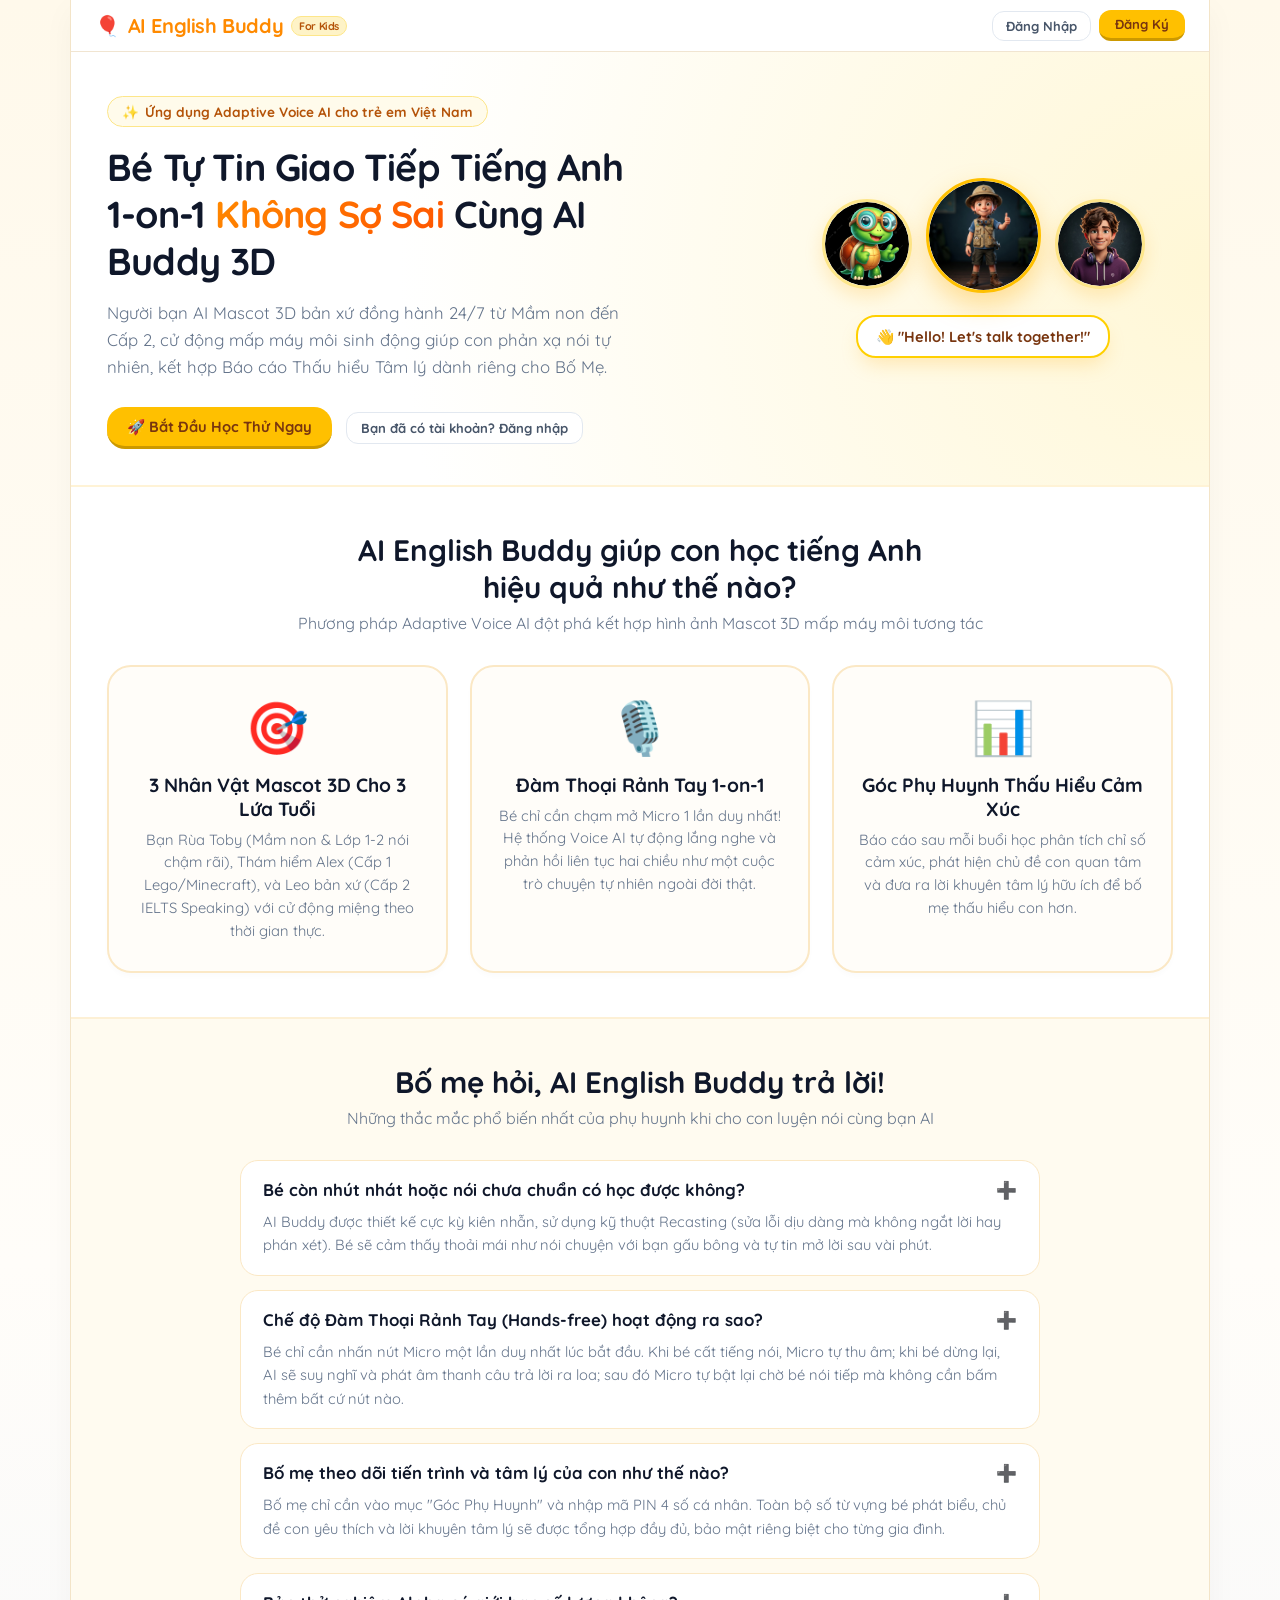
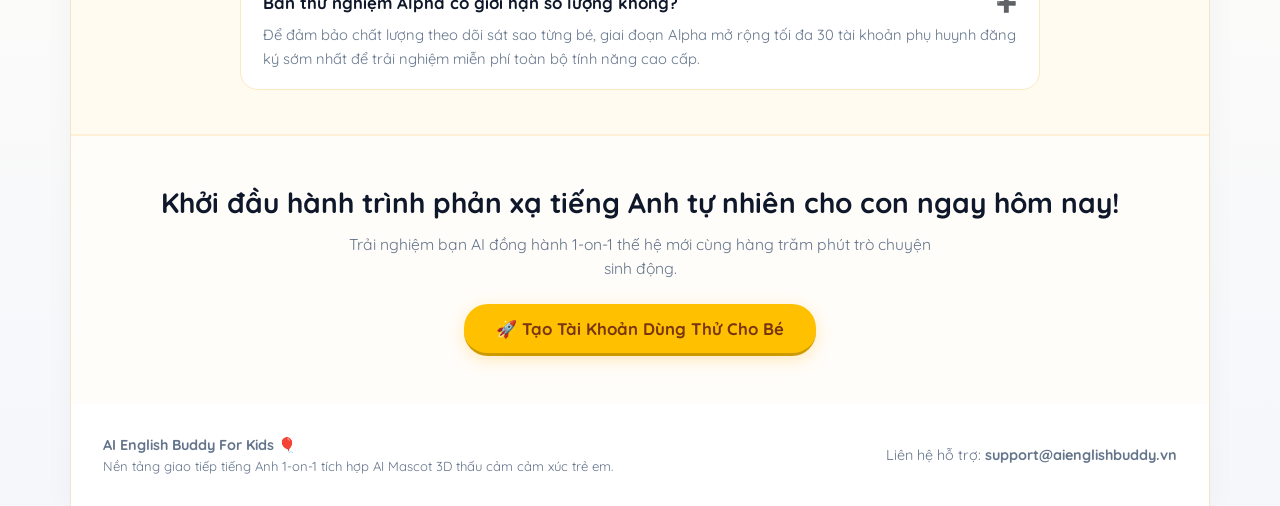
<file: index.html>
<!DOCTYPE html>
<html lang="vi">
<head>
  <meta charset="UTF-8">
  <meta name="viewport" content="width=device-width, initial-scale=1.0, maximum-scale=1.0, user-scalable=no, viewport-fit=cover">
  <meta name="apple-mobile-web-app-capable" content="yes">
  <meta name="apple-mobile-web-app-status-bar-style" content="black-translucent">
  <meta name="theme-color" content="#FFF9EB">
  <title>AI English Buddy For Kids 🎈 - Học Tiếng Anh 1-on-1 Cùng Bạn AI 3D</title>
  <link rel="stylesheet" href="index.css">
</head>
<body>
  <div id="app">
    <!-- Header Navbar Mochidemy Style -->
    <header>
      <div class="logo" onclick="handleLogoClick()">
        <span>🎈</span> AI English Buddy
        <span class="logo-badge">For Kids</span>
      </div>
      <div class="header-actions">
        <!-- Nút khi CHƯA đăng nhập -->
        <button class="btn-mochi-secondary btn-header-login" id="btnOpenAuthLogin" onclick="openAuthModal('login')">Đăng Nhập</button>
        <button class="btn-mochi-primary btn-header-register" id="btnOpenAuthRegister" onclick="openAuthModal('register')">Đăng Ký</button>
        
        <!-- Nút khi ĐÃ đăng nhập -->
        <button class="btn-parent-portal" id="btnOpenParentPortal" style="display: none; position: relative;">
          <span>🔒</span> <span class="btn-text">Góc Phụ Huynh</span>
          <span id="stealthAlertBadge" class="stealth-pulse-dot" style="display: none;" title="Có cảnh báo an toàn cần lưu ý"></span>
        </button>
        <button class="btn-mochi-secondary" id="btnLogout" onclick="handleLogout()" style="display: none;">
          <span>🚪</span> <span class="btn-text">Đăng Xuất</span>
        </button>
      </div>
    </header>

    <!-- 🌟 TRANG CHỦ CHƯA ĐĂNG NHẬP (CHUẨN MOCHIDEMY LANDING PAGE) -->
    <div id="landingView">
      <!-- Hero Banner -->
      <section class="mochi-hero">
        <div class="mochi-hero-text">
          <div class="mochi-hero-badge">
            <span>✨</span> Ứng dụng Adaptive Voice AI cho trẻ em Việt Nam
          </div>
          <h1 class="mochi-hero-title">
            Bé Tự Tin Giao Tiếp Tiếng Anh 1-on-1 <span class="highlight">Không Sợ Sai</span> Cùng AI Buddy 3D
          </h1>
          <p class="mochi-hero-desc">
            Người bạn AI Mascot 3D bản xứ đồng hành 24/7 từ Mầm non đến Cấp 2, cử động mấp máy môi sinh động giúp con phản xạ nói tự nhiên, kết hợp Báo cáo Thấu hiểu Tâm lý dành riêng cho Bố Mẹ.
          </p>
          <div class="mochi-hero-cta">
            <button class="btn-mochi-primary" onclick="openAuthModal('register')">
              🚀 Bắt Đầu Học Thử Ngay
            </button>
            <button class="btn-mochi-secondary" onclick="openAuthModal('login')">
              Bạn đã có tài khoản? Đăng nhập
            </button>
          </div>
        </div>

        <div class="mochi-hero-graphic">
          <div class="mascot-cluster">
            <div class="hero-mascot-item" id="heroMascotToby"></div>
            <div class="hero-mascot-item featured" id="heroMascotAlex"></div>
            <div class="hero-mascot-item" id="heroMascotLeo"></div>
          </div>
          <div class="mascot-bubble-talk">
            👋 "Hello! Let's talk together!"
          </div>
        </div>
      </section>

      <!-- Section 1: "AI English Buddy giúp bé học hiệu quả như thế nào?" -->
      <section class="mochi-section">
        <div class="mochi-section-title">
          <h2>AI English Buddy giúp con học tiếng Anh <br/> hiệu quả như thế nào?</h2>
          <p>Phương pháp Adaptive Voice AI đột phá kết hợp hình ảnh Mascot 3D mấp máy môi tương tác</p>
        </div>

        <div class="mochi-cards-grid">
          <div class="mochi-feature-card">
            <div class="mochi-card-icon">🎯</div>
            <h3 class="mochi-card-title">3 Nhân Vật Mascot 3D Cho 3 Lứa Tuổi</h3>
            <p class="mochi-card-desc">Bạn Rùa Toby (Mầm non & Lớp 1-2 nói chậm rãi), Thám hiểm Alex (Cấp 1 Lego/Minecraft), và Leo bản xứ (Cấp 2 IELTS Speaking) với cử động miệng theo thời gian thực.</p>
          </div>

          <div class="mochi-feature-card">
            <div class="mochi-card-icon">🎙️</div>
            <h3 class="mochi-card-title">Đàm Thoại Rảnh Tay 1-on-1</h3>
            <p class="mochi-card-desc">Bé chỉ cần chạm mở Micro 1 lần duy nhất! Hệ thống Voice AI tự động lắng nghe và phản hồi liên tục hai chiều như một cuộc trò chuyện tự nhiên ngoài đời thật.</p>
          </div>

          <div class="mochi-feature-card">
            <div class="mochi-card-icon">📊</div>
            <h3 class="mochi-card-title">Góc Phụ Huynh Thấu Hiểu Cảm Xúc</h3>
            <p class="mochi-card-desc">Báo cáo sau mỗi buổi học phân tích chỉ số cảm xúc, phát hiện chủ đề con quan tâm và đưa ra lời khuyên tâm lý hữu ích để bố mẹ thấu hiểu con hơn.</p>
          </div>
        </div>
      </section>

      <!-- Section 2: FAQ Accordion (Bố Mẹ Hỏi, AI Buddy Trả Lời!) -->
      <section class="mochi-faq-section">
        <div class="mochi-section-title">
          <h2>Bố mẹ hỏi, AI English Buddy trả lời!</h2>
          <p>Những thắc mắc phổ biến nhất của phụ huynh khi cho con luyện nói cùng bạn AI</p>
        </div>

        <div class="faq-grid">
          <div class="faq-item">
            <div class="faq-question">
              <span>Bé còn nhút nhát hoặc nói chưa chuẩn có học được không?</span>
              <span>➕</span>
            </div>
            <div class="faq-answer">
              AI Buddy được thiết kế cực kỳ kiên nhẫn, sử dụng kỹ thuật Recasting (sửa lỗi dịu dàng mà không ngắt lời hay phán xét). Bé sẽ cảm thấy thoải mái như nói chuyện với bạn gấu bông và tự tin mở lời sau vài phút.
            </div>
          </div>

          <div class="faq-item">
            <div class="faq-question">
              <span>Chế độ Đàm Thoại Rảnh Tay (Hands-free) hoạt động ra sao?</span>
              <span>➕</span>
            </div>
            <div class="faq-answer">
              Bé chỉ cần nhấn nút Micro một lần duy nhất lúc bắt đầu. Khi bé cất tiếng nói, Micro tự thu âm; khi bé dừng lại, AI sẽ suy nghĩ và phát âm thanh câu trả lời ra loa; sau đó Micro tự bật lại chờ bé nói tiếp mà không cần bấm thêm bất cứ nút nào.
            </div>
          </div>

          <div class="faq-item">
            <div class="faq-question">
              <span>Bố mẹ theo dõi tiến trình và tâm lý của con như thế nào?</span>
              <span>➕</span>
            </div>
            <div class="faq-answer">
              Bố mẹ chỉ cần vào mục "Góc Phụ Huynh" và nhập mã PIN 4 số cá nhân. Toàn bộ số từ vựng bé phát biểu, chủ đề con yêu thích và lời khuyên tâm lý sẽ được tổng hợp đầy đủ, bảo mật riêng biệt cho từng gia đình.
            </div>
          </div>

          <div class="faq-item">
            <div class="faq-question">
              <span>Bản thử nghiệm Alpha có giới hạn số lượng không?</span>
              <span>➕</span>
            </div>
            <div class="faq-answer">
              Để đảm bảo chất lượng theo dõi sát sao từng bé, giai đoạn Alpha mở rộng tối đa 30 tài khoản phụ huynh đăng ký sớm nhất để trải nghiệm miễn phí toàn bộ tính năng cao cấp.
            </div>
          </div>
        </div>
      </section>

      <!-- Section 3: Bottom CTA -->
      <section class="mochi-section mochi-bottom-cta">
        <h2 class="bottom-cta-title">Khởi đầu hành trình phản xạ tiếng Anh tự nhiên cho con ngay hôm nay!</h2>
        <p class="bottom-cta-desc">Trải nghiệm bạn AI đồng hành 1-on-1 thế hệ mới cùng hàng trăm phút trò chuyện sinh động.</p>
        <button class="btn-mochi-primary btn-bottom-cta" onclick="openAuthModal('register')">
          🚀 Tạo Tài Khoản Dùng Thử Cho Bé
        </button>
      </section>

      <!-- Footer Mochidemy Style -->
      <footer class="mochi-footer">
        <div>
          <strong>AI English Buddy For Kids 🎈</strong>
          <div style="font-size: 0.82rem; margin-top: 4px;">Nền tảng giao tiếp tiếng Anh 1-on-1 tích hợp AI Mascot 3D thấu cảm cảm xúc trẻ em.</div>
        </div>
        <div>
          <span>Liên hệ hỗ trợ: <strong>support@aienglishbuddy.vn</strong></span>
        </div>
      </footer>
    </div>

    <!-- 🎮 MÀN HÌNH CHỌN HỒ SƠ BÉ ĐÃ GẮN GÓI CỐ ĐỊNH (FIXED PACKAGE PER CHILD) -->
    <main class="screen-selector" id="screenSelector" style="display: none;">
      <!-- Banner Chào Mừng & Chọn Bé -->
      <div class="kid-welcome-card" style="display: flex; justify-content: space-between; align-items: center; flex-wrap: wrap; gap: 12px;">
        <div class="kid-welcome-left">
          <div class="kid-greeting-title" id="welcomeChildGreeting">👋 Danh Sách Các Bé Trong Gia Đình</div>
          <div class="kid-greeting-sub" id="welcomeChildSub">Mỗi bé được cố định 1 Gói học & Bạn AI đồng hành. Bấm vào bé để bắt đầu học ngay:</div>
        </div>
        <div style="display: flex; align-items: center; gap: 10px;">
          <button type="button" onclick="openAddChildModal()" style="background: #FFFFFF; color: #0284C7; border: 2px solid #0284C7; font-weight: 800; font-size: 0.86rem; padding: 8px 16px; border-radius: 12px; cursor: pointer; box-shadow: 0 2px 8px rgba(0,0,0,0.06);">
            ➕ Thêm Bé Mới
          </button>
          <div class="kid-pkg-badge" id="userPkgBadge">⭐ VIP</div>
        </div>
      </div>

      <!-- Lưới Thẻ Hồ Sơ Các Bé Đã Gắn Gói Cố Định -->
      <div class="persona-grid" id="purchasedPackagesGrid">
        <!-- Render động thẻ các bé -->
      </div>
    </main>

    <!-- Màn hình 2: Chat Thoại 1-1 Với Bố Cục Sân Khấu 3D Bên Trái & Khung Phụ Đề Bên Phải -->
    <main class="screen-chat" id="screenChat">
      <!-- Header phòng Chat Kèm Nút Quay Lại & Đồng Hồ -->
      <div class="chat-header">
        <button class="btn-back-stage" onclick="handleBackToSelector()">
          ← Đổi Bạn AI Khác
        </button>
        <div class="active-character-info">
          <div class="active-avatar-wrap" id="activeAvatarWrap"></div>
          <div>
            <h3 id="activeName" style="font-weight: 900;">Toby the Turtle</h3>
            <span style="font-size:0.85rem; color:#64748B;" id="activeTagline">Online & Lắng nghe</span>
          </div>
        </div>
        <div class="timer-badge" id="timerBadge">⏱️ 15:00</div>
      </div>

      <!-- 🎭 BỐ CỤC CHÍNH 2 CỘT: TRÁI = SÂN KHẤU 3D CHÍNH | PHẢI = PHỤ ĐỀ HỖ TRỢ -->
      <div class="room-split-layout">
        <!-- CỘT TRÁI: SÂN KHẤU MASCOT 3D MẶT ĐỐI MẶT & MICRO NÓI -->
        <div class="stage-left-panel">
          <div class="stage-podium">
            <!-- Khung Mascot 3D Lớn (Mấp máy môi & Bồng bềnh, Chạm để ngắt lời AI) -->
            <div class="stage-mascot-avatar" id="mascotAvatarBox" onclick="if(voiceController && voiceController.isAISpeaking) voiceController.interruptAI();" title="Chạm vào để ngắt lời AI">
              <!-- Mascot 3D CGI Render & 3D Mouth Lip-sync được nạp ở đây -->
            </div>

            <!-- Tên & Thông điệp nhân vật -->
            <div class="stage-character-meta">
              <div class="stage-character-name" id="stageCharacterName">Toby the Turtle</div>
              <div class="stage-character-tagline" id="stageCharacterTagline">Bạn rùa 3D kiên nhẫn, nói chậm rãi</div>
            </div>
          </div>

          <!-- Trạng thái & Sóng âm thanh sinh động -->
          <div class="mascot-live-indicator">
            <div class="mascot-state-pill" id="mascotStatePill">
              <div class="mascot-soundbars" id="mascotSoundbars">
                <span class="soundbar"></span>
                <span class="soundbar"></span>
                <span class="soundbar"></span>
                <span class="soundbar"></span>
              </div>
              <span id="mascotStateText">Đang sẵn sàng trò chuyện</span>
            </div>
            <div style="font-size:0.82rem; color:#78350F; font-weight:700;" id="mascotSubStateText">Bé nhìn vào bạn AI và bấm Micro để nói nhé!</div>
          </div>

          <!-- Nút Micro lớn rảnh tay -->
          <div class="stage-mic-box">
            <button class="btn-mic" id="btnMic" onclick="handleMicClick()">🎙️</button>
            <div class="status-label" id="statusLabel">Bật Micro 1 lần để đàm thoại rảnh tay liên tục</div>
          </div>
        </div>

        <!-- CỘT PHẢI: KHUNG LỜI THOẠI & PHỤ ĐỀ PHỤ TRỢ CHO BÉ -->
        <div class="chat-right-panel">
          <div class="chat-right-header">
            <span>💬</span> Lời Thoại & Phụ Đề Hỗ Trợ
          </div>
          <div class="chat-body" id="chatBody">
            <!-- Bong bóng chat được render ở đây -->
          </div>
          <div class="chat-input-bar" style="padding: 10px 14px; background: #FFFFFF; border-top: 1.5px solid #F1F5F9;">
            <form onsubmit="handleSendTextMessage(event)" style="display: flex; gap: 8px; width: 100%;">
              <input type="text" id="chatTextInput" placeholder="Bé có thể gõ hoặc nói vào micro..." style="flex:1; padding: 10px 14px; border-radius: 14px; border: 2px solid #E2E8F0; font-size: 0.92rem; outline: none; background: #F8FAFC;" autocomplete="off" />
              <button type="submit" style="background: linear-gradient(135deg, #0284C7 0%, #0369A1 100%); color: white; border: none; border-radius: 12px; padding: 0 16px; font-weight: 800; font-size: 0.9rem; cursor: pointer; white-space: nowrap;">Gửi 🚀</button>
            </form>
          </div>
        </div>
      </div>
    </main>

    <!-- Modal 1: Nhập Mã PIN Phụ Huynh (Bảo mật tuyệt đối, vô hiệu hóa gợi ý tự động điền) -->
    <div class="modal-overlay" id="modalPinOverlay" style="display: none;" onclick="if(event.target===this) closePinModal();">
      <div class="modal-content" style="max-width: 400px;">
        <div class="modal-header">
          <h3 style="font-weight: 900;">🔒 Xác Thực Phụ Huynh</h3>
          <button class="modal-close" onclick="closePinModal()">✕</button>
        </div>
        <p style="margin-bottom: 18px; color:#64748B; font-size: 0.92rem;">Khu vực dành riêng cho Bố Mẹ. Vui lòng nhập mã PIN 4 số cá nhân để tiếp tục.</p>
        <div class="form-group">
          <div class="password-input-wrapper">
            <input type="password" id="inputPin" placeholder="••••" maxlength="4" inputmode="numeric" pattern="[0-9]*" autocomplete="new-password" autocorrect="off" autocapitalize="off" spellcheck="false" data-lpignore="true" data-1p-ignore="true" style="text-align: center; font-size: 1.8rem; letter-spacing: 12px; font-weight: 900;">
          </div>
        </div>
        <div id="pinErrorMsg" style="color: #DC2626; font-size: 0.82rem; font-weight: 700; text-align: center; margin-bottom: 12px; display: none;"></div>
        <button class="btn-mochi-primary" style="width:100%;" onclick="submitPin()">Mở Góc Phụ Huynh</button>
      </div>
    </div>

    <!-- Modal 2: Góc Phụ Huynh & Insights -->
    <div class="modal-overlay" id="modalDashboardOverlay" style="display: none;" onclick="if(event.target===this) closeDashboardModal();">
      <div class="modal-content">
        <div class="modal-header">
          <h3 style="font-weight: 900;">📊 Góc Phụ Huynh & Thấu Hiểu Cảm Xúc</h3>
          <button class="modal-close" onclick="closeDashboardModal()">✕</button>
        </div>

        <div id="parentReportContainer">
          <p style="color:#64748B;">Chưa có dữ liệu phiên trò chuyện. Hãy để bé bắt đầu cuộc nói chuyện đầu tiên!</p>
        </div>

        <hr style="margin: 24px 0; border: none; border-top: 1.5px solid #F1E5D1;">

        <h4 style="font-weight: 900;">🔑 Đổi Mã PIN Phụ Huynh</h4>
        <p style="font-size:0.88rem; color:#64748B; margin-bottom:12px;">Đặt lại mã PIN 4 số cá nhân để bảo mật thông tin báo cáo của con.</p>
        <div class="form-group">
          <div class="password-input-wrapper">
            <input type="password" id="settingNewPin" placeholder="Nhập mã PIN 4 số mới" maxlength="4" style="text-align: center; font-size: 1.2rem; letter-spacing: 6px;">
            <button type="button" class="btn-toggle-password" onclick="togglePasswordVisibility('settingNewPin', this)" title="Ẩn / Hiện mã PIN">
              👁️
            </button>
          </div>
        </div>
        <button class="btn-mochi-primary" style="width:100%;" onclick="saveNewPin()">Cập Nhật Mã PIN</button>
      </div>
    </div>

    <!-- Modal 3: Đăng Nhập & Đăng Ký Phụ Huynh (Hỗ trợ Google Sign-In & Tự động lưu mật khẩu) -->
    <div class="modal-overlay" id="modalAuthOverlay" style="display: none;" onclick="if(event.target===this) closeAuthModal();">
      <div class="modal-content" style="max-width: 440px;">
        <div class="modal-header">
          <h3 id="authModalTitle" style="font-weight: 900;">🔑 Đăng Nhập Phụ Huynh</h3>
          <button class="modal-close" onclick="closeAuthModal()">✕</button>
        </div>

        <!-- Nút Đăng nhập 1-Chạm qua Google -->
        <button class="btn-google-auth" onclick="handleGoogleAuth()">
          <svg width="20" height="20" viewBox="0 0 24 24">
            <path fill="#4285F4" d="M22.56 12.25c0-.78-.07-1.53-.2-2.25H12v4.26h5.92c-.26 1.37-1.04 2.53-2.21 3.31v2.77h3.57c2.08-1.92 3.28-4.74 3.28-8.09z"/>
            <path fill="#34A853" d="M12 23c2.97 0 5.46-.98 7.28-2.66l-3.57-2.77c-.98.66-2.23 1.06-3.71 1.06-2.86 0-5.29-1.93-6.16-4.53H2.18v2.84C3.99 20.53 7.7 23 12 23z"/>
            <path fill="#FBBC05" d="M5.84 14.09c-.22-.66-.35-1.36-.35-2.09s.13-1.43.35-2.09V7.06H2.18C1.43 8.55 1 10.22 1 12s.43 3.45 1.18 4.94l2.85-2.22.81-.63z"/>
            <path fill="#EA4335" d="M12 5.38c1.62 0 3.06.56 4.21 1.64l3.15-3.15C17.45 2.09 14.97 1 12 1 7.7 1 3.99 3.47 2.18 7.06l3.66 2.84c.87-2.6 3.3-4.52 6.16-4.52z"/>
          </svg>
          <span>Tiếp tục với Google</span>
        </button>

        <div class="auth-divider">
          <span>Hoặc đăng nhập bằng tài khoản</span>
        </div>

        <div class="auth-tabs">
          <div class="auth-tab active" id="tabLogin" onclick="switchAuthTab('login')">Đăng Nhập</div>
          <div class="auth-tab" id="tabRegister" onclick="switchAuthTab('register')">Đăng Ký Mới (Max 30)</div>
        </div>

        <!-- Form Đăng Nhập (Tương thích Google Password Manager Autofill) -->
        <form id="formLogin" onsubmit="event.preventDefault(); handleLogin();">
          <p style="font-size:0.9rem; color:#64748B; margin-bottom:16px;">Vui lòng đăng nhập để mở khóa các bạn AI và lưu tiến trình trò chuyện riêng cho bé.</p>
          <div class="form-group">
            <label>Tên đăng nhập / Email</label>
            <input type="text" id="loginUsername" name="username" autocomplete="username" placeholder="Nhập tên đăng nhập hoặc email" required>
          </div>
          <div class="form-group">
            <label>Mật khẩu</label>
            <div class="password-input-wrapper">
              <input type="password" id="loginPassword" name="password" autocomplete="current-password" placeholder="Nhập mật khẩu" required>
              <button type="button" class="btn-toggle-password" onclick="togglePasswordVisibility('loginPassword', this)" title="Ẩn / Hiện mật khẩu">
                👁️
              </button>
            </div>
          </div>
          <button type="submit" class="btn-mochi-primary" style="width:100%; margin-top:6px;">Đăng Nhập Ngay</button>
        </form>

        <!-- Form Đăng Ký -->
        <form id="formRegister" style="display: none;" onsubmit="event.preventDefault(); handleRegister();">
          <div style="background: #FFFBEB; color: #92400E; padding: 12px; border-radius: 14px; font-size: 0.88rem; margin-bottom: 16px; border: 1.5px solid #FDE68A;">
            ⚡ Bản thử nghiệm Alpha mở rộng tối đa <strong>30 tài khoản phụ huynh</strong> để theo dõi sát sao từng bé.
          </div>
          <div class="form-group">
            <label>Tên tài khoản phụ huynh *</label>
            <input type="text" id="regUsername" name="username" autocomplete="username" placeholder="Tạo tên tài khoản hoặc email" required>
          </div>
          <div class="form-group">
            <label>Mật khẩu *</label>
            <div class="password-input-wrapper">
              <input type="password" id="regPassword" name="new-password" autocomplete="new-password" placeholder="Tạo mật khẩu bảo mật" required>
              <button type="button" class="btn-toggle-password" onclick="togglePasswordVisibility('regPassword', this)" title="Ẩn / Hiện mật khẩu">
                👁️
              </button>
            </div>
          </div>
          <div class="form-group">
            <label>Mã PIN Phụ Huynh 4 số * <span style="font-size: 0.8rem; color: #64748B; font-weight: normal;">(Bảo mật Góc Phụ Huynh)</span></label>
            <div class="password-input-wrapper">
              <input type="password" id="regParentPin" placeholder="Nhập mã PIN 4 số" maxlength="4" style="text-align: center; font-size: 1.2rem; letter-spacing: 6px;">
              <button type="button" class="btn-toggle-password" onclick="togglePasswordVisibility('regParentPin', this)" title="Ẩn / Hiện mã PIN">
                👁️
              </button>
            </div>
          </div>
          <button type="submit" class="btn-mochi-primary" style="width:100%; margin-top:6px;">Tạo Tài Khoản Phụ Huynh</button>
        </form>
      </div>
    </div>

    <!-- Modal 4: 🛡️ Cảnh Báo An Toàn Học Đường & Vấn Đề Nhạy Cảm (Stealth Safety Warning) -->
    <div class="modal-overlay" id="modalSafetyAlertOverlay" style="display: none;" onclick="if(event.target===this) closeSafetyAlertModal();">
      <div class="modal-content" style="max-width: 580px; border: 2.5px solid #F87171;">
        <div class="modal-header" style="border-bottom: 1.5px solid #FEE2E2; padding-bottom: 12px;">
          <div style="display: flex; align-items: center; gap: 8px;">
            <span style="font-size: 1.6rem;">🛡️</span>
            <div>
              <h3 style="font-weight: 900; color: #DC2626; margin: 0; font-size: 1.15rem;">CẢNH BÁO AN TOÀN HỌC ĐƯỜNG & TÂM LÝ</h3>
              <p style="margin: 0; font-size: 0.78rem; color: #64748B;">Hệ thống phát hiện dấu hiệu cần phụ huynh đồng hành khẩn cấp</p>
            </div>
          </div>
          <button class="modal-close" onclick="closeSafetyAlertModal()">✕</button>
        </div>

        <div id="safetyAlertsListContainer" style="margin: 18px 0; max-height: 52vh; overflow-y: auto; display: flex; flex-direction: column; gap: 14px;">
          <!-- Danh sách cảnh báo được render động -->
        </div>

        <div style="background: #FEF2F2; border-radius: 14px; padding: 14px; border: 1px solid #FECACA; display: flex; align-items: center; justify-content: space-between; gap: 10px; margin-bottom: 16px;">
          <div>
            <div style="font-weight: 800; color: #991B1B; font-size: 0.88rem;">📞 Tổng đài Quốc gia Bảo vệ Trẻ em</div>
            <div style="font-size: 0.76rem; color: #B91C1C;">Miễn phí 24/7 bảo vệ & tư vấn pháp lý cho trẻ em</div>
          </div>
          <a href="tel:111" style="background: #DC2626; color: white; padding: 8px 14px; border-radius: 10px; font-weight: 800; font-size: 0.84rem; text-decoration: none; white-space: nowrap; display: inline-flex; align-items: center; gap: 5px;">
            Gọi 111
          </a>
        </div>

        <button class="btn-mochi-primary" style="width:100%; background: #475569; color: white; border-color: #334155;" onclick="acknowledgeSafetyAlerts()">
          ✓ Tôi Đã Đọc & Sẽ Chủ Động Trò Chuyện Cùng Con
        </button>
      </div>
    </div>

    <!-- Modal 5: 👧 Thêm Hồ Sơ Bé Mới (Tùy biến theo 3 nhóm tuổi & lớp học) -->
    <div class="modal-overlay" id="modalAddChildOverlay" style="display: none;" onclick="if(event.target===this) closeAddChildModal();">
      <div class="modal-content" style="max-width: 480px;">
        <div class="modal-header">
          <h3 style="font-weight: 900;">👧 Thêm Hồ Sơ Bé Mới</h3>
          <button class="modal-close" onclick="closeAddChildModal()">✕</button>
        </div>
        <form onsubmit="event.preventDefault(); handleAddChildSubmit();">
          <div class="form-group">
            <label>Họ và tên chính thức của bé (tiếng Việt) *</label>
            <input type="text" id="newChildName" placeholder="Ví dụ: Nguyễn Minh Khôi, Trần Tuệ Nhi..." required>
          </div>
          <div class="form-group">
            <label>Tên tiếng Anh hoặc Biệt danh ở nhà 🌟 <span style="font-size: 0.8rem; color: #0284C7; font-weight: 700;">(AI sẽ xưng hô tên này khi nói tiếng Anh)</span></label>
            <input type="text" id="newChildEnglishName" placeholder="Ví dụ: Lucas, Emma, Leo, Bon, Soc, Tom... (để trống nếu không có)">
          </div>
          <div style="display: grid; grid-template-columns: 1fr 1fr; gap: 12px;">
            <div class="form-group">
              <label>Độ tuổi của bé *</label>
              <input type="number" id="newChildAge" min="4" max="15" value="8" required oninput="handleAgeInputChange(this.value)" onchange="handleAgeInputChange(this.value)">
            </div>
            <div class="form-group">
              <label>Lớp học / Nhóm *</label>
              <select id="newChildGrade" onchange="handleGradeSelectChange(this.value)" style="width: 100%; padding: 12px 14px; border: 1.5px solid #CBD5E1; border-radius: 12px; font-weight: 700; font-family: inherit;">
                <optgroup label="👶 Nhóm Mầm Non (4 - 6 tuổi)">
                  <option value="Mầm non Mầm (4t)">Mầm (4 tuổi)</option>
                  <option value="Mầm non Chồi (5t)">Chồi (5 tuổi)</option>
                  <option value="Tiền tiểu học Lá (6t)">Lá / Tiền tiểu học (6 tuổi)</option>
                </optgroup>
                <optgroup label="🎒 Nhóm Tiểu Học (7 - 11 tuổi)">
                  <option value="Lớp 1">Lớp 1 (7 tuổi)</option>
                  <option value="Lớp 2">Lớp 2 (8 tuổi)</option>
                  <option value="Lớp 3" selected>Lớp 3 (8-9 tuổi)</option>
                  <option value="Lớp 4">Lớp 4 (9-10 tuổi)</option>
                  <option value="Lớp 5">Lớp 5 (10-11 tuổi)</option>
                </optgroup>
                <optgroup label="🎧 Nhóm THCS (12 - 15 tuổi)">
                  <option value="Lớp 6">Lớp 6 (11-12 tuổi)</option>
                  <option value="Lớp 7">Lớp 7 (12-13 tuổi)</option>
                  <option value="Lớp 8">Lớp 8 (13-14 tuổi)</option>
                  <option value="Lớp 9">Lớp 9 (14-15 tuổi)</option>
                </optgroup>
              </select>
            </div>
          </div>

          <!-- Live Badge Gói & Bạn AI cố định -->
          <div id="childBuddyPreviewBadge" style="background: #EFF6FF; border: 1.5px solid #BFDBFE; border-radius: 12px; padding: 10px 14px; margin-bottom: 14px; font-size: 0.84rem; font-weight: 800; color: #1E40AF; display: flex; align-items: center; gap: 8px;">
            <span>🤖</span>
            <span id="childBuddyPreviewText">Gói Cố Định: Gói Tiểu Học (Lớp 3 - Lớp 5) • Bạn Alex the Explorer 🧗‍♂️</span>
          </div>

          <div class="form-group">
            <label>Sở thích của con <span style="font-size: 0.8rem; color: #64748B; font-weight: normal;">(Không bắt buộc - AI sẽ đàm thoại theo chủ đề này)</span></label>
            <input type="text" id="newChildInterests" placeholder="(Không bắt buộc) Ví dụ: Xếp hình Lego, Khủng long, Vẽ tranh...">
          </div>
          <div class="form-group">
            <label style="display: flex; justify-content: space-between; align-items: center;">
              <span>Ảnh đại diện của bé (Avatar)</span>
              <span style="font-size: 0.74rem; color: #0284C7; font-weight: 700;">Tự động cắt ảnh vuông 1:1</span>
            </label>
            <div style="display: flex; gap: 14px; align-items: center; background: #F8FAFC; padding: 12px; border-radius: 16px; border: 1.5px solid #E2E8F0;">
              <!-- Live Preview -->
              <div id="newChildAvatarPreview" style="width: 72px; height: 72px; min-width: 72px; border-radius: 50%; background: #EFF6FF; border: 2.5px solid #38BDF8; box-shadow: 0 4px 10px rgba(2,132,199,0.15); display: flex; align-items: center; justify-content: center; font-size: 2.3rem; overflow: hidden;">
                🦊
              </div>
              <div style="flex: 1; display: flex; flex-direction: column; gap: 8px;">
                <!-- Upload button -->
                <div>
                  <label for="newChildPhotoInput" style="display: inline-flex; align-items: center; gap: 6px; padding: 7px 12px; background: white; border: 1.5px solid #0284C7; color: #0284C7; border-radius: 10px; font-weight: 800; font-size: 0.8rem; cursor: pointer; transition: all 0.2s; box-shadow: 0 2px 4px rgba(0,0,0,0.04);">
                    <span>📷 Tải ảnh thật của bé</span>
                  </label>
                  <input type="file" id="newChildPhotoInput" accept="image/*" style="display: none;" onchange="handleAvatarFileUpload(this, 'selectedChildAvatar', 'newChildAvatarPreview', '.avatar-opt')">
                </div>
                <!-- Emoji chips -->
                <div style="display: flex; gap: 6px; flex-wrap: wrap; font-size: 1.3rem;">
                  <span class="avatar-opt active" onclick="selectAvatar(this, '🦊', 'newChildAvatarPreview', 'selectedChildAvatar')" style="cursor: pointer; padding: 3px 6px; border-radius: 8px; border: 1.5px solid #0284C7; background: #E0F2FE;">🦊</span>
                  <span class="avatar-opt" onclick="selectAvatar(this, '🐱', 'newChildAvatarPreview', 'selectedChildAvatar')" style="cursor: pointer; padding: 3px 6px; border-radius: 8px; border: 1.5px solid transparent;">🐱</span>
                  <span class="avatar-opt" onclick="selectAvatar(this, '🐶', 'newChildAvatarPreview', 'selectedChildAvatar')" style="cursor: pointer; padding: 3px 6px; border-radius: 8px; border: 1.5px solid transparent;">🐶</span>
                  <span class="avatar-opt" onclick="selectAvatar(this, '🦁', 'newChildAvatarPreview', 'selectedChildAvatar')" style="cursor: pointer; padding: 3px 6px; border-radius: 8px; border: 1.5px solid transparent;">🦁</span>
                  <span class="avatar-opt" onclick="selectAvatar(this, '🐼', 'newChildAvatarPreview', 'selectedChildAvatar')" style="cursor: pointer; padding: 3px 6px; border-radius: 8px; border: 1.5px solid transparent;">🐼</span>
                  <span class="avatar-opt" onclick="selectAvatar(this, '🐰', 'newChildAvatarPreview', 'selectedChildAvatar')" style="cursor: pointer; padding: 3px 6px; border-radius: 8px; border: 1.5px solid transparent;">🐰</span>
                  <span class="avatar-opt" onclick="selectAvatar(this, '🦄', 'newChildAvatarPreview', 'selectedChildAvatar')" style="cursor: pointer; padding: 3px 6px; border-radius: 8px; border: 1.5px solid transparent;">🦄</span>
                  <span class="avatar-opt" onclick="selectAvatar(this, '🚀', 'newChildAvatarPreview', 'selectedChildAvatar')" style="cursor: pointer; padding: 3px 6px; border-radius: 8px; border: 1.5px solid transparent;">🚀</span>
                  <span class="avatar-opt" onclick="selectAvatar(this, '🌟', 'newChildAvatarPreview', 'selectedChildAvatar')" style="cursor: pointer; padding: 3px 6px; border-radius: 8px; border: 1.5px solid transparent;">🌟</span>
                </div>
              </div>
            </div>
            <input type="hidden" id="selectedChildAvatar" value="🦊">
          </div>
          <button type="submit" class="btn-mochi-primary" style="width: 100%; margin-top: 8px;">Lưu Hồ Sơ Bé</button>
        </form>
      </div>
    </div>

    <!-- Modal 6: 🎯 Chọn Bé Tham Gia Gói Học (Package-First Flow) -->
    <div class="modal-overlay" id="modalSelectChildForPackage" style="display: none;" onclick="if(event.target===this) closeSelectChildModal();">
      <div class="modal-content" style="max-width: 480px;">
        <div class="modal-header">
          <div>
            <h3 id="packageModalTitle" style="font-weight: 900; margin: 0; color: #0369A1;">🚀 Gói Tiểu Học (Lớp 3 - Lớp 5)</h3>
            <p id="packageModalSubtitle" style="margin: 3px 0 0 0; font-size: 0.82rem; color: #64748B;">Chọn bé sẽ tham gia phiên đàm thoại hôm nay</p>
          </div>
          <button class="modal-close" onclick="closeSelectChildModal()">✕</button>
        </div>

        <div id="packageChildListContainer" style="margin: 18px 0; display: flex; flex-direction: column; gap: 10px;">
          <!-- Render danh sách bé cho gói này -->
        </div>

        <div style="border-top: 1.5px solid #F1E5D1; padding-top: 14px; text-align: center;">
          <button type="button" onclick="closeSelectChildModal(); openAddChildModal();" style="background: none; border: none; color: #0284C7; font-weight: 800; font-size: 0.88rem; cursor: pointer;">
            ➕ Thêm bé mới cho gói học này
          </button>
        </div>
      </div>
    </div>

    <!-- Modal 7: ✏️ Sửa Thông Tin Hồ Sơ Bé (Edit Child Profile Modal) -->
    <div class="modal-overlay" id="modalEditChildOverlay" style="display: none;" onclick="if(event.target===this) closeEditChildModal();">
      <div class="modal-content" style="max-width: 480px;">
        <div class="modal-header">
          <div>
            <h3 style="font-weight: 900; margin: 0; color: #0284C7;">✏️ Sửa Thông Tin Bé</h3>
            <p style="margin: 3px 0 0 0; font-size: 0.82rem; color: #64748B;">Cập nhật ảnh đại diện, tên tiếng Anh, biệt danh hoặc sở thích của bé</p>
          </div>
          <button class="modal-close" onclick="closeEditChildModal()">✕</button>
        </div>

        <form onsubmit="event.preventDefault(); handleEditChildSubmit();" style="margin-top: 14px;">
          <input type="hidden" id="editChildId">
          
          <div class="form-group">
            <label>Họ và tên chính thức của bé (tiếng Việt) *</label>
            <input type="text" id="editChildName" placeholder="Ví dụ: Nguyễn Minh Khôi, Trần Tuệ Nhi..." required>
          </div>

          <div class="form-group">
            <label>Tên tiếng Anh hoặc Biệt danh ở nhà 🌟 <span style="font-size: 0.8rem; color: #0284C7; font-weight: 700;">(AI sẽ xưng hô tên này khi nói tiếng Anh)</span></label>
            <input type="text" id="editChildEnglishName" placeholder="Ví dụ: Lucas, Emma, Leo, Bon, Soc, Tom... (để trống nếu không có)">
          </div>

          <!-- Thông tin Gói Học & Lớp Cố Định (Readonly / Locked) -->
          <div class="form-group">
            <label style="display: flex; justify-content: space-between; align-items: center;">
              <span>Gói học & Bạn AI cố định</span>
              <span style="font-size: 0.72rem; color: #15803D; font-weight: 800; background: #DCFCE7; padding: 2px 8px; border-radius: 6px;">🔒 Cố định theo gói đã mua</span>
            </label>
            <div id="editChildPackageInfoBox" style="background: #F8FAFC; border: 1.5px solid #E2E8F0; border-radius: 14px; padding: 12px 16px; display: flex; align-items: center; justify-content: space-between; gap: 12px;">
              <div>
                <div id="editChildPackageNameText" style="font-weight: 900; color: #1E293B; font-size: 0.95rem;">Gói Tiểu Học Khám Phá (Lớp 3 - Lớp 5)</div>
                <div id="editChildBuddyNameText" style="font-size: 0.84rem; color: #0284C7; font-weight: 700; margin-top: 3px;">Bạn đồng hành: Alex the Explorer 🧗‍♂️ • Lớp 3 (8 tuổi)</div>
              </div>
              <span style="font-size: 1.8rem;" id="editChildMascotEmoji">🧗‍♂️</span>
            </div>
            <p style="font-size: 0.75rem; color: #94A3B8; margin: 4px 0 0 2px;">* Lớp học và Bạn AI được gắn cố định với gói cước bạn đã kích hoạt. Để đổi sang nhóm tuổi khác, vui lòng liên hệ nâng cấp gói cước.</p>
          </div>

          <div class="form-group">
            <label>Sở thích của con <span style="font-size: 0.8rem; color: #64748B; font-weight: normal;">(AI sẽ đàm thoại theo chủ đề này)</span></label>
            <input type="text" id="editChildInterests" placeholder="Ví dụ: Khủng long, Vẽ tranh, Lego, Doraemon">
            <div id="editChildSuggestedInterestsBox" style="margin-top: 6px; display: none;"></div>
          </div>

          <div class="form-group">
            <label style="display: flex; justify-content: space-between; align-items: center;">
              <span>Ảnh đại diện của bé (Avatar)</span>
              <span style="font-size: 0.74rem; color: #0284C7; font-weight: 700;">Tự động cắt ảnh vuông 1:1</span>
            </label>
            <div style="display: flex; gap: 14px; align-items: center; background: #F8FAFC; padding: 12px; border-radius: 16px; border: 1.5px solid #E2E8F0;">
              <!-- Live Preview -->
              <div id="editChildAvatarPreview" style="width: 72px; height: 72px; min-width: 72px; border-radius: 50%; background: #EFF6FF; border: 2.5px solid #38BDF8; box-shadow: 0 4px 10px rgba(2,132,199,0.15); display: flex; align-items: center; justify-content: center; font-size: 2.3rem; overflow: hidden;">
                🦊
              </div>
              <div style="flex: 1; display: flex; flex-direction: column; gap: 8px;">
                <!-- Upload button -->
                <div>
                  <label for="editChildPhotoInput" style="display: inline-flex; align-items: center; gap: 6px; padding: 7px 12px; background: white; border: 1.5px solid #0284C7; color: #0284C7; border-radius: 10px; font-weight: 800; font-size: 0.8rem; cursor: pointer; transition: all 0.2s; box-shadow: 0 2px 4px rgba(0,0,0,0.04);">
                    <span>📷 Thay ảnh thật của bé</span>
                  </label>
                  <input type="file" id="editChildPhotoInput" accept="image/*" style="display: none;" onchange="handleAvatarFileUpload(this, 'editSelectedChildAvatar', 'editChildAvatarPreview', '.avatar-opt-edit')">
                </div>
                <!-- Emoji chips -->
                <div style="display: flex; gap: 6px; flex-wrap: wrap; font-size: 1.3rem;">
                  <span class="avatar-opt-edit" onclick="selectAvatar(this, '🦊', 'editChildAvatarPreview', 'editSelectedChildAvatar')" style="cursor: pointer; padding: 3px 6px; border-radius: 8px; border: 1.5px solid transparent;">🦊</span>
                  <span class="avatar-opt-edit" onclick="selectAvatar(this, '🐱', 'editChildAvatarPreview', 'editSelectedChildAvatar')" style="cursor: pointer; padding: 3px 6px; border-radius: 8px; border: 1.5px solid transparent;">🐱</span>
                  <span class="avatar-opt-edit" onclick="selectAvatar(this, '🐶', 'editChildAvatarPreview', 'editSelectedChildAvatar')" style="cursor: pointer; padding: 3px 6px; border-radius: 8px; border: 1.5px solid transparent;">🐶</span>
                  <span class="avatar-opt-edit" onclick="selectAvatar(this, '🦁', 'editChildAvatarPreview', 'editSelectedChildAvatar')" style="cursor: pointer; padding: 3px 6px; border-radius: 8px; border: 1.5px solid transparent;">🦁</span>
                  <span class="avatar-opt-edit" onclick="selectAvatar(this, '🐼', 'editChildAvatarPreview', 'editSelectedChildAvatar')" style="cursor: pointer; padding: 3px 6px; border-radius: 8px; border: 1.5px solid transparent;">🐼</span>
                  <span class="avatar-opt-edit" onclick="selectAvatar(this, '🐰', 'editChildAvatarPreview', 'editSelectedChildAvatar')" style="cursor: pointer; padding: 3px 6px; border-radius: 8px; border: 1.5px solid transparent;">🐰</span>
                  <span class="avatar-opt-edit" onclick="selectAvatar(this, '🦄', 'editChildAvatarPreview', 'editSelectedChildAvatar')" style="cursor: pointer; padding: 3px 6px; border-radius: 8px; border: 1.5px solid transparent;">🦄</span>
                  <span class="avatar-opt-edit" onclick="selectAvatar(this, '🚀', 'editChildAvatarPreview', 'editSelectedChildAvatar')" style="cursor: pointer; padding: 3px 6px; border-radius: 8px; border: 1.5px solid transparent;">🚀</span>
                  <span class="avatar-opt-edit" onclick="selectAvatar(this, '🌟', 'editChildAvatarPreview', 'editSelectedChildAvatar')" style="cursor: pointer; padding: 3px 6px; border-radius: 8px; border: 1.5px solid transparent;">🌟</span>
                </div>
              </div>
            </div>
            <input type="hidden" id="editSelectedChildAvatar" value="🦊">
          </div>

          <div style="display: flex; gap: 10px; margin-top: 10px;">
            <button type="button" onclick="closeEditChildModal()" style="flex: 1; padding: 10px; border-radius: 12px; border: 1.5px solid #CBD5E1; background: white; font-weight: 800; cursor: pointer;">Hủy</button>
            <button type="submit" class="btn-mochi-primary" style="flex: 2; padding: 10px;">Lưu Thay Đổi</button>
          </div>
        </form>
      </div>
    </div>
  </div>

  <!-- Import Các File Mô-Đun -->
  <script src="config.js"></script>
  <script src="js/audio_recorder.js"></script>
  <script src="js/stt_service.js"></script>
  <script src="js/llm_service.js"></script>
  <script src="js/tts_service.js"></script>
  <script src="js/mascot_renderer.js"></script>
  <script src="js/voice_controller.js"></script>
  <script src="js/sentiment_analyzer.js"></script>
  <script src="js/user_service.js"></script>
  <script src="js/parent_dashboard.js"></script>

  <!-- Script Điều Khiển Main -->
  <script>
    let voiceController = null;
    let parentDashboard = null;
    let userService = null;
    let mascotRenderer = null;
    let currentChatHistory = [];
    let currentPersonaKey = 'toby';

    window.addEventListener('DOMContentLoaded', () => {
      userService = new window.UserServiceModule();
      parentDashboard = new window.ParentDashboardModule();
      mascotRenderer = new window.MascotRendererModule();
      window.sentimentAnalyzer = new window.SentimentAnalyzerModule();

      // Render Mascot 3D SVG trên Hero và Cards
      renderMascotGraphics();

      // Khởi tạo Voice Controller kèm UI Callbacks
      voiceController = new window.VoiceControllerModule({
        onAIMessage: (text) => addBubble(text, 'ai'),
        onUserMessage: (text) => addBubble(text, 'user'),
        onLiveSpeech: (liveText) => handleLiveSpeech(liveText),
        onStateChange: (state) => updateMicState(state),
        onTimerUpdate: (remainingSec) => updateTimerUI(remainingSec),
        onSessionEnd: (history) => handleSessionEnd(history),
        onSessionPause: (reason) => handleSessionPause(reason),
        onSessionResume: () => handleSessionResume()
      });

      // Cập nhật trạng thái người dùng & huy hiệu cảnh báo an toàn
      updateUserUI();
      updateSafetyAlertBadge();

      // Bắt sự kiện nút Góc Phụ Huynh
      document.getElementById('btnOpenParentPortal').addEventListener('click', () => {
        const user = userService.getCurrentUser();
        if (!user) {
          alert('Vui lòng Đăng Nhập hoặc Đăng Ký tài khoản trước khi vào Góc Phụ Huynh!');
          openAuthModal('login');
          return;
        }
        document.getElementById('modalPinOverlay').style.display = 'flex';
      });
    });

    // Render đồ họa Mascot 3D Renders
    function renderMascotGraphics() {
      // Hero mascots
      const heroToby = document.getElementById('heroMascotToby');
      const heroAlex = document.getElementById('heroMascotAlex');
      const heroLeo = document.getElementById('heroMascotLeo');
      if (heroToby) heroToby.innerHTML = mascotRenderer.getMascot3DCardHTML('toby');
      if (heroAlex) heroAlex.innerHTML = mascotRenderer.getMascot3DCardHTML('alex');
      if (heroLeo) heroLeo.innerHTML = mascotRenderer.getMascot3DCardHTML('leo');

      // Card mascots
      const cardToby = document.getElementById('cardMascotToby');
      const cardAlex = document.getElementById('cardMascotAlex');
      const cardLeo = document.getElementById('cardMascotLeo');
      if (cardToby) cardToby.innerHTML = mascotRenderer.getMascot3DCardHTML('toby');
      if (cardAlex) cardAlex.innerHTML = mascotRenderer.getMascot3DCardHTML('alex');
      if (cardLeo) cardLeo.innerHTML = mascotRenderer.getMascot3DCardHTML('leo');
    }

    // Xử lý khi nhấn Logo
    function handleLogoClick() {
      const user = userService.getCurrentUser();
      if (user) {
        document.getElementById('screenSelector').style.display = 'flex';
        document.getElementById('screenChat').style.display = 'none';
      } else {
        document.getElementById('landingView').style.display = 'block';
        document.getElementById('screenSelector').style.display = 'none';
        document.getElementById('screenChat').style.display = 'none';
      }
    }

    // Cập nhật giao diện theo trạng thái Đăng Nhập & Hồ sơ các bé
    function updateUserUI() {
      const user = userService.getCurrentUser();
      const btnLogin = document.getElementById('btnOpenAuthLogin');
      const btnRegister = document.getElementById('btnOpenAuthRegister');
      const btnParentPortal = document.getElementById('btnOpenParentPortal');
      const btnLogout = document.getElementById('btnLogout');
      const landingView = document.getElementById('landingView');
      const screenSelector = document.getElementById('screenSelector');
      const userPkgBadge = document.getElementById('userPkgBadge');

      if (user) {
        // ĐÃ ĐĂNG NHẬP -> Ẩn Landing Page, Hiện Màn Hình Bé Chọn Nhân Vật
        if (landingView) {
          landingView.classList.add('hidden-view');
          landingView.style.display = 'none';
        }
        if (screenSelector) {
          screenSelector.classList.remove('hidden-view');
          screenSelector.style.display = 'flex';
        }

        // Ẩn nút Đăng nhập / Đăng ký, hiện nút Góc Phụ Huynh & Đăng xuất
        if (btnLogin) btnLogin.style.display = 'none';
        if (btnRegister) btnRegister.style.display = 'none';
        if (btnParentPortal) btnParentPortal.style.display = 'inline-flex';
        if (btnLogout) btnLogout.style.display = 'inline-flex';

        const greetingEl = document.getElementById('welcomeChildGreeting');
        if (greetingEl) {
          greetingEl.innerText = `👋 Danh Sách Các Bé Trong Gia Đình`;
        }

        // Render thẻ các bé với gói cố định
        renderPurchasedPackages();

        // Cập nhật gói cước
        if (userPkgBadge) {
          if (user.package === 'teen_pro' || user.isFounder) {
            userPkgBadge.innerText = user.isFounder ? '⭐ VIP Founder' : '⭐ Teen Pro';
            userPkgBadge.className = 'kid-pkg-badge';
          } else if (user.package === 'kids_starter') {
            userPkgBadge.innerText = '⭐ Kids Starter';
            userPkgBadge.className = 'kid-pkg-badge';
          } else {
            userPkgBadge.innerText = '⭐ Gói Tiểu Học';
            userPkgBadge.className = 'kid-pkg-badge';
          }
        }
      } else {
        // CHƯA ĐĂNG NHẬP -> Hiện Landing Page
        if (landingView) {
          landingView.classList.remove('hidden-view');
          landingView.style.display = 'block';
        }
        if (screenSelector) {
          screenSelector.classList.add('hidden-view');
          screenSelector.style.display = 'none';
        }

        if (btnLogin) btnLogin.style.display = 'inline-block';
        if (btnRegister) btnRegister.style.display = 'inline-block';
        if (btnParentPortal) btnParentPortal.style.display = 'none';
        if (btnLogout) btnLogout.style.display = 'none';
      }
    }
    // Render Avatar bé (hỗ trợ cả ảnh thật DataURL/URL và Emoji)
    function renderChildAvatarHTML(avatar, size = '100%', fontSize = '2.2rem') {
      if (avatar && (avatar.startsWith('data:image') || avatar.startsWith('http') || avatar.startsWith('assets/'))) {
        return `<img src="${avatar}" style="width: ${size}; height: ${size}; border-radius: 50%; object-fit: cover; border: 2px solid white; box-shadow: 0 3px 8px rgba(0,0,0,0.12); display: block;" alt="Avatar" />`;
      }
      return `<div style="width: ${size}; height: ${size}; border-radius: 50%; background: linear-gradient(135deg, #EFF6FF 0%, #DBEAFE 100%); border: 2px solid white; box-shadow: 0 3px 8px rgba(0,0,0,0.08); display: flex; align-items: center; justify-content: center; font-size: ${fontSize};">${avatar || '👧'}</div>`;
    }

    // Tự động cắt ảnh vuông 1:1 chuẩn không méo và cập nhật Live Preview
    function handleAvatarFileUpload(input, targetHiddenInputId, previewContainerId, optGroupSelector) {
      if (!input.files || !input.files[0]) return;
      const file = input.files[0];

      const reader = new FileReader();
      reader.onload = function(e) {
        const img = new Image();
        img.onload = function() {
          const canvas = document.createElement('canvas');
          const size = 320;
          canvas.width = size;
          canvas.height = size;
          const ctx = canvas.getContext('2d');

          // Tính toán khung crop vuông 1:1 từ giữa ảnh
          const minDim = Math.min(img.width, img.height);
          const sx = (img.width - minDim) / 2;
          const sy = (img.height - minDim) / 2;

          ctx.drawImage(img, sx, sy, minDim, minDim, 0, 0, size, size);
          const croppedDataUrl = canvas.toDataURL('image/jpeg', 0.88);

          // Cập nhật giá trị vào input ẩn
          const hiddenInput = document.getElementById(targetHiddenInputId);
          if (hiddenInput) hiddenInput.value = croppedDataUrl;

          // Cập nhật Live Preview
          const previewBox = document.getElementById(previewContainerId);
          if (previewBox) {
            previewBox.innerHTML = `<img src="${croppedDataUrl}" style="width: 100%; height: 100%; object-fit: cover; border-radius: 50%;" alt="Child Photo" />`;
          }

          // Bỏ chọn các emoji
          if (optGroupSelector) {
            document.querySelectorAll(optGroupSelector).forEach(opt => {
              opt.classList.remove('active');
              opt.style.borderColor = 'transparent';
              opt.style.background = 'transparent';
            });
          }
        };
        img.src = e.target.result;
      };
      reader.readAsDataURL(file);
    }

    // Chọn Emoji Avatar
    function selectAvatar(el, avatar, previewId, hiddenInputId) {
      const container = el.parentElement;
      if (container) {
        container.querySelectorAll('span').forEach(opt => {
          opt.classList.remove('active');
          opt.style.borderColor = 'transparent';
          opt.style.background = 'transparent';
        });
      }
      el.classList.add('active');
      el.style.borderColor = '#0284C7';
      el.style.background = '#E0F2FE';

      const hiddenInput = document.getElementById(hiddenInputId || 'selectedChildAvatar');
      if (hiddenInput) hiddenInput.value = avatar;

      const previewBox = document.getElementById(previewId || 'newChildAvatarPreview');
      if (previewBox) {
        previewBox.innerHTML = renderChildAvatarHTML(avatar, '100%', '2.3rem');
      }
    }

    // Render danh sách thẻ hồ sơ các bé (Ảnh bé làm hình chính + Huy hiệu bạn AI)
    function renderPurchasedPackages() {
      const grid = document.getElementById('purchasedPackagesGrid');
      if (!grid || !userService) return;

      const children = userService.getChildren();

      if (!children || children.length === 0) {
        grid.innerHTML = `
          <div style="grid-column: 1 / -1; text-align: center; padding: 40px; background: white; border-radius: 20px; border: 2px dashed #CBD5E1;">
            <span style="font-size: 3rem; display: block; margin-bottom: 10px;">👧</span>
            <h3 style="font-weight: 900; margin: 0 0 6px 0;">Chưa có hồ sơ bé nào</h3>
            <button onclick="openAddChildModal()" class="btn-mochi-primary" style="margin-top: 10px;">➕ Thêm Hồ Sơ Bé Mới</button>
          </div>
        `;
        return;
      }

      grid.innerHTML = children.map(c => {
        const personaKey = c.assignedPersona || (c.age <= 6 ? 'toby' : (c.age <= 11 ? 'alex' : 'leo'));
        const cardClass = personaKey === 'toby' ? 'card-toby' : (personaKey === 'alex' ? 'card-alex' : 'card-leo');
        const pillClass = personaKey === 'toby' ? 'pill-small' : (personaKey === 'alex' ? 'pill-big' : 'pill-teen');
        const pkgName = c.packageName || (personaKey === 'toby' ? 'Gói Mầm Non & Khởi Đầu (Mầm non - Lớp 2)' : (personaKey === 'alex' ? 'Gói Tiểu Học Khám Phá (Lớp 3 - Lớp 5)' : 'Gói THCS Tự Tin Bản Xứ (Lớp 6 - Lớp 9)'));
        const buddy = c.buddyName || (personaKey === 'toby' ? 'Toby the Turtle 🐢' : (personaKey === 'alex' ? 'Alex the Explorer 🧗‍♂️' : 'Leo the Teen Peer 🎮'));

        const displayName = c.englishName && c.englishName.trim()
          ? `Bé ${c.englishName} <span style="font-size:0.86rem; color:#64748B; font-weight:700;">(${c.name})</span>`
          : `Bé ${c.name} ${c.nickname && c.nickname.trim() && c.nickname.trim() !== c.name.trim() ? '<span style="font-size:0.86rem; color:#64748B; font-weight:700;">(' + c.nickname.trim() + ')</span>' : ''}`;

        // 🌟 Hình đại diện chính là ẢNH / ICON CỦA BÉ
        const childAvatarHTML = renderChildAvatarHTML(c.avatar, '100%', '2.2rem');
        
        // 🤖 Huy hiệu Bạn AI đồng hành gắn góc dưới avatar bé
        const mascotBadgeHTML = `
          <div style="position: absolute; bottom: -3px; right: -3px; width: 30px; height: 30px; border-radius: 50%; background: white; box-shadow: 0 2px 6px rgba(0,0,0,0.18); border: 1.5px solid white; display: flex; align-items: center; justify-content: center; overflow: hidden;" title="Bạn đồng hành: ${buddy}">
            ${mascotRenderer.getMascot3DCardHTML(personaKey)}
          </div>
        `;

        return `
          <div class="persona-card ${cardClass}" onclick="startSessionForChild('${c.id}')" style="cursor: pointer; transition: all 0.25s;">
            <div class="persona-card-avatar">
              ${childAvatarHTML}
              ${mascotBadgeHTML}
            </div>
            <div class="persona-card-body">
              <div class="persona-card-top-row">
                <span class="persona-pill ${pillClass}">🎒 ${c.grade || c.age + ' tuổi'}</span>
                <button type="button" onclick="event.stopPropagation(); openEditChildModal('${c.id}')" style="background: #F1F5F9; color: #334155; border: 1.5px solid #CBD5E1; font-weight: 800; font-size: 0.74rem; padding: 3px 9px; border-radius: 8px; cursor: pointer; display: flex; align-items: center; gap: 4px;" title="Chỉnh sửa thông tin bé">
                  ✏️ Sửa
                </button>
              </div>
              <h3 class="persona-name">${displayName}</h3>
              <div style="font-weight: 800; color: #0284C7; font-size: 0.82rem; margin-bottom: 2px;">
                Bạn đồng hành: ${buddy}
              </div>
              <p class="persona-tagline">
                📚 ${pkgName} • Đã nói <strong>${c.totalWords || 0} từ</strong>
              </p>
            </div>
            <div class="persona-card-arrow">
              Vào Học ➔
            </div>
          </div>
        `;
      }).join('');
    }

    // Bắt đầu đàm thoại trực tiếp cho bé với đúng gói & bạn AI cố định
    function startSessionForChild(childId) {
      const children = userService.getChildren();
      const child = children.find(c => c.id === childId) || userService.getActiveChild();
      if (!child) return;

      userService.setActiveChild(child.id);
      const personaKey = child.assignedPersona || (child.age <= 6 ? 'toby' : (child.age <= 11 ? 'alex' : 'leo'));
      currentPersonaKey = personaKey;

      document.getElementById('screenSelector').style.display = 'none';
      document.getElementById('screenChat').style.display = 'flex';

      const badge = document.getElementById('stealthAlertBadge');
      if (badge) badge.style.display = 'none';

      const persona = voiceController.startSession(personaKey, child);

      document.getElementById('mascotAvatarBox').innerHTML = mascotRenderer.getMascot3DStageHTML(personaKey);
      document.getElementById('activeAvatarWrap').innerHTML = mascotRenderer.getMascot3DCardHTML(personaKey);

      document.getElementById('activeName').innerText = persona.name;
      document.getElementById('activeTagline').innerText = persona.tagline;
      document.getElementById('stageCharacterName').innerText = persona.name;
      document.getElementById('stageCharacterTagline').innerText = persona.tagline;
      document.getElementById('mascotStateText').innerText = `Bạn ${persona.name} đang sẵn sàng trò chuyện cùng bé ${child.englishName || child.name}`;
      document.getElementById('mascotSubStateText').innerText = 'Bé hãy nhìn vào bạn AI và bấm Micro để nói nhé!';
    }

    // Modal Thêm Bé Mới
    function openAddChildModal() {
      const nameInput = document.getElementById('newChildName');
      const englishNameInput = document.getElementById('newChildEnglishName');
      const interestsInput = document.getElementById('newChildInterests');
      if (nameInput) nameInput.value = '';
      if (englishNameInput) englishNameInput.value = '';
      if (interestsInput) interestsInput.value = ''; // Để trống mặc định

      document.getElementById('newChildAvatarPreview').innerHTML = renderChildAvatarHTML('🦊', '100%', '2.3rem');
      document.getElementById('selectedChildAvatar').value = '🦊';
      document.querySelectorAll('#modalAddChildOverlay .avatar-opt').forEach(opt => {
        if (opt.innerText.trim() === '🦊') {
          opt.classList.add('active');
          opt.style.borderColor = '#0284C7';
          opt.style.background = '#E0F2FE';
        } else {
          opt.classList.remove('active');
          opt.style.borderColor = 'transparent';
          opt.style.background = 'transparent';
        }
      });
      document.getElementById('modalAddChildOverlay').style.display = 'flex';
      updateBuddyPreviewBadge(8, 'Lớp 3');
    }

    function closeAddChildModal() {
      document.getElementById('modalAddChildOverlay').style.display = 'none';
    }

    function updateBuddyPreviewBadge(ageVal, gradeVal) {
      const age = parseInt(ageVal, 10) || 8;
      const grade = (gradeVal || '').trim();
      const badge = document.getElementById('childBuddyPreviewBadge');
      const text = document.getElementById('childBuddyPreviewText');
      if (!badge || !text) return;

      const isPreschool = age <= 6 || grade.includes('Mầm non') || grade.includes('Chồi') || grade.includes('Mầm') || grade.includes('Lá') || grade.includes('Lớp 1') || grade.includes('Lớp 2') || grade.includes('4t') || grade.includes('5t') || grade.includes('6t');
      const isSecondary = !isPreschool && (age >= 12 || grade.includes('Lớp 6') || grade.includes('Lớp 7') || grade.includes('Lớp 8') || grade.includes('Lớp 9'));

      if (isPreschool) {
        badge.style.background = '#FEF3C7';
        badge.style.borderColor = '#FDE68A';
        badge.style.color = '#92400E';
        text.innerText = 'Gói Cố Định: Gói Mầm Non & Khởi Đầu • Bạn Toby the Turtle 🐢';
      } else if (isSecondary) {
        badge.style.background = '#F3E8FF';
        badge.style.borderColor = '#E9D5FF';
        badge.style.color = '#6B21A8';
        text.innerText = 'Gói Cố Định: Gói THCS Tự Tin Bản Xứ • Bạn Leo the Teen Peer 🎮';
      } else {
        badge.style.background = '#EFF6FF';
        badge.style.borderColor = '#BFDBFE';
        badge.style.color = '#1E40AF';
        text.innerText = 'Gói Cố Định: Gói Tiểu Học Khám Phá (Lớp 3-5) • Bạn Alex the Explorer 🧗‍♂️';
      }
    }

    function handleAgeInputChange(ageVal) {
      const age = parseInt(ageVal, 10);
      const gradeSelect = document.getElementById('newChildGrade');
      if (!gradeSelect) return;

      if (age <= 4) gradeSelect.value = "Mầm non Mầm (4t)";
      else if (age === 5) gradeSelect.value = "Mầm non Chồi (5t)";
      else if (age === 6) gradeSelect.value = "Tiền tiểu học Lá (6t)";
      else if (age === 7) gradeSelect.value = "Lớp 1";
      else if (age === 8) gradeSelect.value = "Lớp 2";
      else if (age === 9) gradeSelect.value = "Lớp 3";
      else if (age === 10) gradeSelect.value = "Lớp 4";
      else if (age === 11) gradeSelect.value = "Lớp 5";
      else if (age === 12) gradeSelect.value = "Lớp 6";
      else if (age === 13) gradeSelect.value = "Lớp 7";
      else if (age === 14) gradeSelect.value = "Lớp 8";
      else gradeSelect.value = "Lớp 9";

      updateBuddyPreviewBadge(age, gradeSelect.value);
    }

    function handleGradeSelectChange(gradeVal) {
      const ageInput = document.getElementById('newChildAge');
      if (!ageInput) return;

      let age = 8;
      if (gradeVal.includes('Mầm (4t)')) age = 4;
      else if (gradeVal.includes('Chồi (5t)')) age = 5;
      else if (gradeVal.includes('Lá (6t)')) age = 6;
      else if (gradeVal.includes('Lớp 1')) age = 7;
      else if (gradeVal.includes('Lớp 2')) age = 8;
      else if (gradeVal.includes('Lớp 3')) age = 8;
      else if (gradeVal.includes('Lớp 4')) age = 9;
      else if (gradeVal.includes('Lớp 5')) age = 10;
      else if (gradeVal.includes('Lớp 6')) age = 11;
      else if (gradeVal.includes('Lớp 7')) age = 12;
      else if (gradeVal.includes('Lớp 8')) age = 13;
      else if (gradeVal.includes('Lớp 9')) age = 14;

      ageInput.value = age;
      updateBuddyPreviewBadge(age, gradeVal);
    }

    function handleAddChildSubmit() {
      const name = document.getElementById('newChildName').value;
      const englishName = document.getElementById('newChildEnglishName').value;
      const age = document.getElementById('newChildAge').value;
      const grade = document.getElementById('newChildGrade').value;
      const interests = document.getElementById('newChildInterests').value;
      const avatar = document.getElementById('selectedChildAvatar').value || '🦊';

      const res = userService.addChild({ englishName, name, nickname: englishName || name, age, grade, interests, avatar });
      if (res.success) {
        alert(`Đã thêm thành công hồ sơ của bé ${englishName || name}!`);
        closeAddChildModal();
        updateUserUI();
      } else {
        alert(res.message || 'Không thể thêm hồ sơ bé!');
      }
    }

    // Modal Sửa Hồ Sơ Bé (Edit Child Modal - Giữ cố định gói học & lớp học đã mua)
    function openEditChildModal(childId) {
      const children = userService.getChildren();
      const child = children.find(c => c.id === childId);
      if (!child) return;

      document.getElementById('editChildId').value = child.id;
      document.getElementById('editChildName').value = child.name || '';
      document.getElementById('editChildEnglishName').value = child.englishName || '';
      
      const pkgName = child.packageName || (child.age <= 6 ? 'Gói Mầm Non & Khởi Đầu (Mầm non - Lớp 2)' : (child.age <= 11 ? 'Gói Tiểu Học Khám Phá (Lớp 3 - Lớp 5)' : 'Gói THCS Tự Tin Bản Xứ (Lớp 6 - Lớp 9)'));
      const buddyName = child.buddyName || (child.age <= 6 ? 'Toby the Turtle 🐢' : (child.age <= 11 ? 'Alex the Explorer 🧗‍♂️' : 'Leo the Teen Peer 🎮'));
      const mascotEmoji = child.assignedPersona === 'toby' ? '🐢' : (child.assignedPersona === 'alex' ? '🧗‍♂️' : '🎮');

      const pkgNameEl = document.getElementById('editChildPackageNameText');
      const buddyNameEl = document.getElementById('editChildBuddyNameText');
      const mascotEmojiEl = document.getElementById('editChildMascotEmoji');

      if (pkgNameEl) pkgNameEl.innerText = pkgName;
      if (buddyNameEl) buddyNameEl.innerHTML = `Bạn đồng hành: <strong>${buddyName}</strong> • Lớp: <strong>${child.grade || child.age + ' tuổi'}</strong>`;
      if (mascotEmojiEl) mascotEmojiEl.innerText = mascotEmoji;

      document.getElementById('editChildInterests').value = child.interests || '';

      // Hiển thị gợi ý sở thích từ AI nếu có trong hồ sơ bé
      const sugBox = document.getElementById('editChildSuggestedInterestsBox');
      if (sugBox) {
        if (child.suggestedInterests && child.suggestedInterests.length > 0) {
          sugBox.style.display = 'block';
          sugBox.innerHTML = `
            <div style="font-size: 0.76rem; color: #92400E; font-weight: 800; margin-bottom: 4px;">💡 AI phát hiện sở thích qua đàm thoại (Bấm '+' để chèn nhanh):</div>
            <div style="display: flex; gap: 6px; flex-wrap: wrap;">
              ${child.suggestedInterests.map(item => {
                const txt = typeof item === 'string' ? item : item.text;
                return `
                  <span onclick="appendSuggestedInterestToInput('${txt}')" style="background: #FEF3C7; border: 1px solid #FCD34D; color: #92400E; font-size: 0.76rem; font-weight: 700; padding: 2px 8px; border-radius: 8px; cursor: pointer; display: inline-flex; align-items: center; gap: 4px;">
                    ➕ ${txt}
                  </span>
                `;
              }).join('')}
            </div>
          `;
        } else {
          sugBox.style.display = 'none';
          sugBox.innerHTML = '';
        }
      }
      
      const avatarVal = child.avatar || '🦊';
      document.getElementById('editSelectedChildAvatar').value = avatarVal;

      // Update Edit Avatar Preview
      const editPreview = document.getElementById('editChildAvatarPreview');
      if (editPreview) {
        editPreview.innerHTML = renderChildAvatarHTML(avatarVal, '100%', '2.3rem');
      }

      // Highlight active avatar chip if it's emoji
      document.querySelectorAll('.avatar-opt-edit').forEach(opt => {
        if (opt.innerText.trim() === avatarVal) {
          opt.classList.add('active');
          opt.style.borderColor = '#0284C7';
          opt.style.background = '#E0F2FE';
        } else {
          opt.classList.remove('active');
          opt.style.borderColor = 'transparent';
          opt.style.background = 'transparent';
        }
      });

      document.getElementById('modalEditChildOverlay').style.display = 'flex';
    }

    function closeEditChildModal() {
      document.getElementById('modalEditChildOverlay').style.display = 'none';
    }

    function appendSuggestedInterestToInput(interestText) {
      const input = document.getElementById('editChildInterests');
      if (!input) return;
      const val = input.value.trim();
      if (!val) {
        input.value = interestText;
      } else if (!val.toLowerCase().includes(interestText.toLowerCase())) {
        input.value = val + ', ' + interestText;
      }
    }

    function handleEditChildSubmit() {
      const childId = document.getElementById('editChildId').value;
      const name = document.getElementById('editChildName').value;
      const englishName = document.getElementById('editChildEnglishName').value;
      const interests = document.getElementById('editChildInterests').value;
      const avatar = document.getElementById('editSelectedChildAvatar').value || '🦊';

      const res = userService.updateChild(childId, { englishName, name, nickname: englishName || name, interests, avatar });
      if (res.success) {
        alert(`Đã cập nhật thành công hồ sơ của bé ${englishName || name}!`);
        closeEditChildModal();
        updateUserUI();
      } else {
        alert(res.message || 'Không thể cập nhật hồ sơ bé!');
      }
    }

    // Chuyển tab xem báo cáo bé trong Góc Phụ Huynh
    function switchReportChildTab(childId) {
      renderParentReport(childId);
    }

    // Quay lại màn hình chọn nhân vật từ phòng chat
    function handleBackToSelector() {
      if (voiceController) {
        voiceController.stopSession();
      }
      document.getElementById('screenChat').style.display = 'none';
      document.getElementById('screenSelector').style.display = 'flex';
      document.getElementById('chatBody').innerHTML = '';
      updateMicState('idle');
      updateUserUI();
      updateSafetyAlertBadge();
    }

    // Thêm bong bóng chat
    function addBubble(text, sender) {
      const chatBody = document.getElementById('chatBody');
      const bubble = document.createElement('div');
      bubble.className = `chat-bubble ${sender}`;
      bubble.innerText = text;
      chatBody.appendChild(bubble);
      chatBody.scrollTop = chatBody.scrollHeight;
    }

    // Xử lý khi cuộc trò chuyện tạm dừng
    function handleSessionPause(reasonText) {
      const btnMic = document.getElementById('btnMic');
      const statusLabel = document.getElementById('statusLabel');
      const stateText = document.getElementById('mascotStateText');
      const subStateText = document.getElementById('mascotSubStateText');

      if (btnMic) btnMic.className = 'btn-mic';
      if (statusLabel) statusLabel.innerText = '⏸️ Đang tạm dừng: Bé chỉ cần cất tiếng hoặc bấm Mic để tiếp tục!';
      if (stateText) stateText.innerText = '💤 Bạn AI đang ngủ tạm nghỉ chờ bé quay lại...';
      if (subStateText) subStateText.innerText = reasonText || 'Bé hãy cất tiếng nói "I\'m back" hoặc bấm nút Micro bất cứ lúc nào nhé!';
    }

    // Xử lý khi cuộc trò chuyện tiếp tục trở lại
    function handleSessionResume() {
      const stateText = document.getElementById('mascotStateText');
      const subStateText = document.getElementById('mascotSubStateText');
      if (stateText) stateText.innerText = '🎧 Chào mừng bé quay trở lại! Đang lắng nghe...';
      if (subStateText) subStateText.innerText = 'Bé hãy nói tự nhiên cùng bạn AI nhé!';
    }

    // Cập nhật trạng thái Micro UI & Mascot mấp máy môi sinh động
    function updateMicState(state) {
      const btnMic = document.getElementById('btnMic');
      const statusLabel = document.getElementById('statusLabel');
      const mascotBox = document.getElementById('mascotAvatarBox');
      const stage = document.getElementById('mascotInteractiveStage');
      const stateText = document.getElementById('mascotStateText');
      const subStateText = document.getElementById('mascotSubStateText');

      mascotRenderer.setMascotState(mascotBox, state);
      mascotRenderer.setMascotState(stage, state);

      if (state === 'handsfree_on' || state === 'listening') {
        btnMic.className = 'btn-mic listening';
        statusLabel.innerText = '🔴 MICRO LIÊN TỤC: Đang lắng nghe bé cất tiếng...';
        stateText.innerText = '🎧 Đang lắng nghe bé cất tiếng...';
        subStateText.innerText = 'Bé hãy nói tự nhiên bằng tiếng Anh nhé!';
      } else if (state === 'processing') {
        btnMic.className = 'btn-mic listening';
        statusLabel.innerText = '🧠 AI đang suy nghĩ câu trả lời...';
        stateText.innerText = '🧠 Bạn AI đang lắng nghe & suy nghĩ...';
        subStateText.innerText = 'Chuẩn bị phản hồi cho bé trong giây lát';
      } else if (state === 'speaking') {
        btnMic.className = 'btn-mic';
        statusLabel.innerText = '🔊 AI đang cất tiếng nói ra loa...';
        stateText.innerText = '🗣️ Bạn AI đang trò chuyện & phát âm...';
        subStateText.innerText = 'Bé chú ý lắng nghe cách phát âm chuẩn nhé!';
      } else if (state === 'paused') {
        btnMic.className = 'btn-mic';
        statusLabel.innerText = '⏸️ Đang tạm dừng: Bé chỉ cần cất tiếng hoặc bấm Mic để tiếp tục';
      } else {
        btnMic.className = 'btn-mic';
        statusLabel.innerText = 'Bật Micro 1 lần để đàm thoại rảnh tay liên tục';
        stateText.innerText = 'Đang sẵn sàng đàm thoại';
        subStateText.innerText = 'Chạm Micro bên dưới để bắt đầu';
      }
    }

    // Cập nhật đếm ngược thời gian
    function updateTimerUI(seconds) {
      const mins = Math.floor(seconds / 60);
      const secs = seconds % 60;
      const formatted = `${mins.toString().padStart(2, '0')}:${secs.toString().padStart(2, '0')}`;
      document.getElementById('timerBadge').innerText = `⏱️ ${formatted}`;
    }

    // Xử lý phụ đề nhận diện giọng nói trực tiếp thời gian thực
    function handleLiveSpeech(liveText) {
      const subStateText = document.getElementById('mascotSubStateText');
      const statusLabel = document.getElementById('statusLabel');
      if (liveText && liveText.trim() !== '') {
        if (subStateText) subStateText.innerText = `🗣️ Đang nghe bé nói: "${liveText}"...`;
        if (statusLabel) statusLabel.innerText = `🎤 Đang thu âm: "${liveText}"`;
      }
    }

    // Xử lý khi gửi câu thoại từ ô gõ chữ
    function handleSendTextMessage(event) {
      if (event) event.preventDefault();
      const input = document.getElementById('chatTextInput');
      if (!input) return;
      const text = input.value.trim();
      if (!text) return;
      input.value = '';
      if (voiceController) {
        voiceController.processUserText(text);
      }
    }

    // Xử lý khi bấm nút Micro (hỗ trợ cắt ngang lời AI ngay lập tức khi đang nói)
    function handleMicClick() {
      if (voiceController && voiceController.isAISpeaking) {
        voiceController.interruptAI();
        return;
      }
      voiceController.toggleHandsFree();
    }

    // Xử lý khi phiên kết thúc
    function handleSessionEnd(history) {
      currentChatHistory = history;
      const activeChild = userService.getActiveChild();
      
      let sessionData = {
        wordCount: 15,
        topicSummary: 'Luyện tập giao tiếp tiếng Anh lưu loát',
        sentiment: { positive: 85, anxiety: 10, sadness: 5 }
      };

      if (window.sentimentAnalyzer && history && history.length > 0) {
        sessionData = window.sentimentAnalyzer.analyzeSession(history, activeChild);
      }

      if (activeChild) {
        userService.recordChildSession(activeChild.id, sessionData);
      }

      renderParentReport();
      updateSafetyAlertBadge();
    }

    // Xử lý khi Phụ Huynh chấp nhận gợi ý sở thích từ AI
    function handleAcceptInterest(childId, interestText) {
      const res = userService.acceptSuggestedInterest(childId, interestText);
      if (res.success) {
        renderParentReport(childId);
        updateUserUI();
      }
    }

    // Xử lý khi Phụ Huynh từ chối / bỏ qua gợi ý sở thích từ AI
    function handleRejectInterest(childId, interestText) {
      const res = userService.rejectSuggestedInterest(childId, interestText);
      if (res.success) {
        renderParentReport(childId);
        updateUserUI();
      }
    }

    // Render Báo Cáo Phụ Huynh Đa Hồ Sơ
    function renderParentReport(selectedChildId) {
      const container = document.getElementById('parentReportContainer');
      if (!container || !parentDashboard) return;

      const activeChild = userService.getActiveChild();
      const targetChildId = selectedChildId || (activeChild ? activeChild.id : null);
      container.innerHTML = parentDashboard.renderReportHTML(targetChildId);
    }

    // Quản lý Cảnh Báo An Toàn Học Đường & Tâm Lý Ẩn Cho Phụ Huynh
    function handleNewSafetyAlert(alertItem) {
      updateSafetyAlertBadge();
      
      // Nếu trình duyệt hỗ trợ Web Notification và đã cấp quyền, gửi thông báo bảo mật
      if ("Notification" in window && Notification.permission === "granted") {
        try {
          new Notification("🛡️ AI English Buddy: Lưu ý an toàn cho Phụ Huynh", {
            body: `Hệ thống vừa ghi nhận chia sẻ cần phụ huynh đồng hành từ bé: "${alertItem.childQuote}"`
          });
        } catch (e) {}
      } else if ("Notification" in window && Notification.permission !== "denied") {
        try {
          Notification.requestPermission();
        } catch (e) {}
      }
    }

    function updateSafetyAlertBadge() {
      const badge = document.getElementById('stealthAlertBadge');
      if (!badge) return;
      const unreadCount = window.sentimentAnalyzer ? window.sentimentAnalyzer.getUnreadAlertsCount() : 0;
      if (unreadCount > 0) {
        badge.style.display = 'inline-block';
      } else {
        badge.style.display = 'none';
      }
    }

    function openSafetyAlertModal() {
      const modal = document.getElementById('modalSafetyAlertOverlay');
      const container = document.getElementById('safetyAlertsListContainer');
      if (!modal || !container || !window.sentimentAnalyzer) return;

      const alerts = window.sentimentAnalyzer.getSafetyAlerts();
      if (alerts.length === 0) {
        container.innerHTML = `
          <div style="text-align: center; padding: 24px 10px; color: #64748B;">
            <span style="font-size: 2.5rem; display: block; margin-bottom: 8px;">✨</span>
            <p style="font-weight: 700; margin: 0;">Hiện chưa có cảnh báo an toàn nào.</p>
            <p style="font-size: 0.85rem; margin-top: 4px;">Các cuộc trò chuyện của bé hoàn toàn an toàn và vui vẻ!</p>
          </div>
        `;
      } else {
        container.innerHTML = alerts.map(item => `
          <div style="background: ${item.severity === 'critical' ? '#FFF5F5' : '#FFFBEB'}; border: 1.5px solid ${item.severity === 'critical' ? '#FECACA' : '#FDE68A'}; border-radius: 14px; padding: 16px;">
            <div style="display: flex; justify-content: space-between; align-items: center; margin-bottom: 8px;">
              <span style="font-weight: 900; color: ${item.severity === 'critical' ? '#DC2626' : '#D97706'}; font-size: 0.95rem;">
                ${item.categoryName}
              </span>
              <span style="font-size: 0.76rem; color: #94A3B8; font-weight: 600;">🕒 ${item.timestamp}</span>
            </div>

            <div style="background: white; border-radius: 10px; padding: 10px 12px; border-left: 3.5px solid ${item.severity === 'critical' ? '#EF4444' : '#F59E0B'}; margin-bottom: 12px;">
              <div style="font-size: 0.78rem; color: #64748B; font-weight: 700; margin-bottom: 2px;">💬 Câu nói của con:</div>
              <div style="font-style: italic; color: #1E293B; font-weight: 800; font-size: 0.92rem;">"${item.childQuote}"</div>
            </div>

            <div style="font-size: 0.82rem; color: #334155;">
              <div style="font-weight: 800; color: #475569; margin-bottom: 6px;">💡 Lời khuyên tâm lý cho Cha Mẹ:</div>
              <ul style="margin: 0; padding-left: 18px; line-height: 1.55; display: flex; flex-direction: column; gap: 4px;">
                ${item.advice.map(adv => `<li>${adv}</li>`).join('')}
              </ul>
            </div>
          </div>
        `).join('');
      }

      modal.style.display = 'flex';
    }

    function closeSafetyAlertModal() {
      const modal = document.getElementById('modalSafetyAlertOverlay');
      if (modal) modal.style.display = 'none';
    }

    function acknowledgeSafetyAlerts() {
      if (window.sentimentAnalyzer) {
        window.sentimentAnalyzer.markAllAlertsAsRead();
      }
      updateSafetyAlertBadge();
      closeSafetyAlertModal();
    }

    // Quản lý Modal PIN Phụ huynh (Khóa 30 giây chống trẻ em đoán mò)
    let failedPinAttempts = 0;
    let pinLockoutUntil = 0;

    function submitPin() {
      const now = Date.now();
      const errorEl = document.getElementById('pinErrorMsg');

      if (now < pinLockoutUntil) {
        const waitSec = Math.ceil((pinLockoutUntil - now) / 1000);
        if (errorEl) {
          errorEl.innerText = `⚠️ Đã nhập sai quá nhiều lần. Vui lòng thử lại sau ${waitSec} giây!`;
          errorEl.style.display = 'block';
        }
        return;
      }

      const pinInput = document.getElementById('inputPin');
      const pin = pinInput ? pinInput.value.trim() : '';

      if (parentDashboard.verifyPin(pin)) {
        failedPinAttempts = 0;
        if (errorEl) errorEl.style.display = 'none';
        if (pinInput) pinInput.value = '';
        document.getElementById('modalPinOverlay').style.display = 'none';
        
        // Kiểm tra nếu có cảnh báo an toàn chưa đọc, mở ngay Safety Alert Modal
        const unreadCount = window.sentimentAnalyzer ? window.sentimentAnalyzer.getUnreadAlertsCount() : 0;
        if (unreadCount > 0) {
          openSafetyAlertModal();
        } else {
          document.getElementById('modalDashboardOverlay').style.display = 'flex';
          renderParentReport();
        }
      } else {
        failedPinAttempts++;
        if (pinInput) pinInput.value = '';
        if (failedPinAttempts >= 3) {
          pinLockoutUntil = Date.now() + 30000; // Khóa 30s chống đoán mò
          if (errorEl) {
            errorEl.innerText = '⚠️ Nhập sai 3 lần liên tiếp. Tạm khóa 30 giây để bảo mật!';
            errorEl.style.display = 'block';
          }
        } else {
          if (errorEl) {
            errorEl.innerText = 'Mã PIN không chính xác!';
            errorEl.style.display = 'block';
          }
        }
      }
    }

    function closePinModal() {
      const pinInput = document.getElementById('inputPin');
      const errorEl = document.getElementById('pinErrorMsg');
      if (pinInput) pinInput.value = '';
      if (errorEl) errorEl.style.display = 'none';
      document.getElementById('modalPinOverlay').style.display = 'none';
    }

    function closeDashboardModal() {
      document.getElementById('modalDashboardOverlay').style.display = 'none';
    }

    function saveNewPin() {
      const newPin = document.getElementById('settingNewPin').value;
      if (parentDashboard.updatePin(newPin)) {
        alert('Đã cập nhật mã PIN phụ huynh mới thành công!');
        document.getElementById('settingNewPin').value = '';
      } else {
        alert('Vui lòng nhập mã PIN gồm đúng 4 chữ số!');
      }
    }

    // Quản lý Modal Đăng Nhập / Đăng Ký
    function openAuthModal(defaultTab = 'login') {
      switchAuthTab(defaultTab);
      const modal = document.getElementById('modalAuthOverlay');
      if (modal) {
        modal.style.display = 'flex';
      }
    }

    function closeAuthModal() {
      const modal = document.getElementById('modalAuthOverlay');
      if (modal) {
        modal.style.display = 'none';
      }
    }

    function switchAuthTab(tab) {
      const tabLogin = document.getElementById('tabLogin');
      const tabRegister = document.getElementById('tabRegister');
      const formLogin = document.getElementById('formLogin');
      const formRegister = document.getElementById('formRegister');
      const authTitle = document.getElementById('authModalTitle');

      if (tab === 'login') {
        if (tabLogin) tabLogin.className = 'auth-tab active';
        if (tabRegister) tabRegister.className = 'auth-tab';
        if (formLogin) formLogin.style.display = 'block';
        if (formRegister) formRegister.style.display = 'none';
        if (authTitle) authTitle.innerText = '🔑 Đăng Nhập Phụ Huynh';
      } else {
        if (tabLogin) tabLogin.className = 'auth-tab';
        if (tabRegister) tabRegister.className = 'auth-tab active';
        if (formLogin) formLogin.style.display = 'none';
        if (formRegister) formRegister.style.display = 'block';
        if (authTitle) authTitle.innerText = '📝 Đăng Ký Tài Khoản Mới';
      }
    }

    // Ẩn / Hiện mật khẩu khi bấm nút con mắt
    function togglePasswordVisibility(inputId, btn) {
      const input = document.getElementById(inputId);
      if (!input) return;

      if (input.type === 'password') {
        input.type = 'text';
        btn.innerText = '🙈';
        btn.title = 'Ẩn mật khẩu';
      } else {
        input.type = 'password';
        btn.innerText = '👁️';
        btn.title = 'Hiện mật khẩu';
      }
    }

    function handleLogin() {
      const u = (document.getElementById('loginUsername').value || '').trim();
      const p = (document.getElementById('loginPassword').value || '').trim();
      
      if (!u || !p) {
        alert('Vui lòng nhập đầy đủ tên đăng nhập và mật khẩu!');
        return;
      }

      const res = userService.login(u, p);
      if (res.success) {
        updateUserUI();
        closeAuthModal();
      } else {
        alert(res.message || 'Sai tên đăng nhập hoặc mật khẩu!');
      }
    }

    function handleRegister() {
      const u = (document.getElementById('regUsername').value || '').trim();
      const p = (document.getElementById('regPassword').value || '').trim();
      const pin = (document.getElementById('regParentPin').value || '').trim() || '1234';

      if (!u || !p) {
        alert('Vui lòng điền đầy đủ tên tài khoản phụ huynh và mật khẩu!');
        return;
      }

      const res = userService.register(u, p, pin);
      if (res.success) {
        updateUserUI();
        closeAuthModal();
        alert(`Đăng ký thành công tài khoản phụ huynh! Mã PIN bảo mật Góc Phụ Huynh của bạn là: ${pin}`);
        
        // Tự động mở modal thiết lập hồ sơ bé để phụ huynh điền thông tin chi tiết
        openAddChildModal();
      } else {
        alert(res.message);
      }
    }

    // Đăng nhập / Đăng ký 1-chạm với Google Account
    function handleGoogleAuth() {
      const googleEmail = prompt("Nhập địa chỉ Email Google của bạn để đăng nhập / liên kết tài khoản:", "phuhuynh@gmail.com");
      if (!googleEmail || !googleEmail.includes('@')) {
        return;
      }
      
      const res = userService.loginWithGoogle(googleEmail);
      if (res.success) {
        updateUserUI();
        closeAuthModal();
        if (res.isNew) {
          alert(`Đã liên kết tài khoản Google (${googleEmail}) thành công! Mã PIN phụ huynh mặc định là 1234.`);
          openAddChildModal();
        }
      } else {
        alert(res.message);
      }
    }

    function handleLogout() {
      userService.logout();
      updateUserUI();
      document.getElementById('screenChat').style.display = 'none';
    }
  </script>
</body>
</html>
</file>
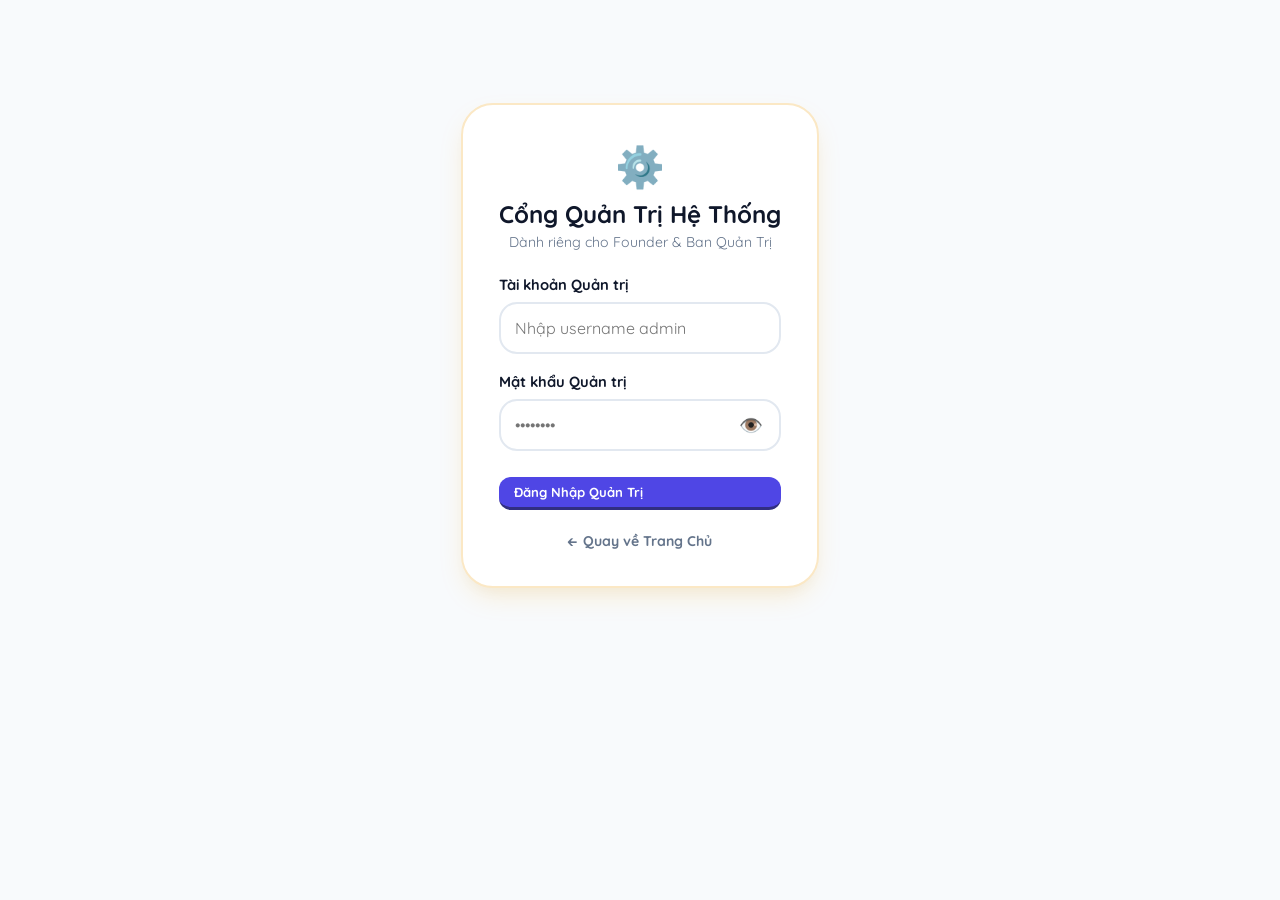
<file: admin.html>
<!DOCTYPE html>
<html lang="vi">
<head>
  <meta charset="UTF-8">
  <meta name="viewport" content="width=device-width, initial-scale=1.0">
  <title>Admin Dashboard ⚙️ - AI English Buddy</title>
  <link rel="stylesheet" href="index.css">
  <style>
    body {
      background: #F8FAFC;
      padding: 30px 16px;
    }
    .admin-container {
      width: 100%;
      max-width: 1060px;
      background: #FFFFFF;
      border-radius: var(--radius-xl);
      box-shadow: 0 10px 25px -5px rgba(0, 0, 0, 0.05);
      border: 2px solid #E2E8F0;
      overflow: hidden;
      margin: 0 auto;
    }
    .admin-header {
      padding: 24px 32px;
      background: #FFFFFF;
      border-bottom: 2px solid #F1E5D1;
      display: flex;
      justify-content: space-between;
      align-items: center;
    }
    .admin-login-wrapper {
      display: flex;
      justify-content: center;
      align-items: center;
      min-height: 70vh;
    }
    .admin-login-box {
      width: 100%;
      max-width: 420px;
      background: #FFFFFF;
      padding: 36px;
      border-radius: var(--radius-xl);
      border: 2px solid #FBE8C5;
      box-shadow: var(--shadow-mochi);
    }
    .admin-body {
      padding: 32px;
    }
  </style>
</head>
<body>
  <!-- MÀN HÌNH ĐĂNG NHẬP ADMIN (KHI CHƯA XÁC THỰC) -->
  <div class="admin-login-wrapper" id="adminLoginScreen">
    <div class="admin-login-box">
      <div style="text-align: center; margin-bottom: 24px;">
        <div style="font-size: 2.5rem; margin-bottom: 8px;">⚙️</div>
        <h2 style="font-weight: 900; color: #0F172A;">Cổng Quản Trị Hệ Thống</h2>
        <p style="font-size: 0.88rem; color: #64748B; margin-top: 4px;">Dành riêng cho Founder & Ban Quản Trị</p>
      </div>

      <div class="form-group">
        <label>Tài khoản Quản trị</label>
        <input type="text" id="adminUser" placeholder="Nhập username admin">
      </div>
      <div class="form-group">
        <label>Mật khẩu Quản trị</label>
        <div class="password-input-wrapper">
          <input type="password" id="adminPass" placeholder="••••••••">
          <button type="button" class="btn-toggle-password" onclick="togglePasswordVisibility('adminPass', this)" title="Ẩn / Hiện mật khẩu">
            👁️
          </button>
        </div>
      </div>
      <button class="btn-mochi-indigo" style="width: 100%; margin-top: 8px;" onclick="handleAdminLogin()">
        Đăng Nhập Quản Trị
      </button>
      <div style="text-align: center; margin-top: 20px;">
        <a href="/" style="font-size: 0.88rem; color: #64748B; text-decoration: none; font-weight: 700;">← Quay về Trang Chủ</a>
      </div>
    </div>
  </div>

  <!-- BẢNG ĐIỀU KHIỂN QUẢN TRỊ ADMIN (KHI ĐÃ ĐĂNG NHẬP) -->
  <div class="admin-container" id="adminDashboardScreen" style="display: none;">
    <div class="admin-header">
      <div>
        <div style="display: flex; align-items: center; gap: 10px;">
          <h2 style="font-weight: 900; color: #0F172A;">⚙️ Bảng Quản Trị Hệ Thống (Founder Portal)</h2>
          <span class="status-badge status-active">Admin Live</span>
        </div>
        <p style="font-size: 0.88rem; color: #64748B; margin-top: 4px;">Quản lý doanh thu, phân quyền gói cước & theo dõi an toàn cảm xúc trẻ em</p>
      </div>
      <div style="display: flex; gap: 12px; align-items: center;">
        <a href="/" target="_blank" class="btn-mochi-secondary" style="text-decoration: none; font-size: 0.88rem;">
          🌐 Xem Trang Chủ Web
        </a>
        <button class="btn-mochi-indigo" onclick="handleAdminLogout()">Đăng Xuất Admin</button>
      </div>
    </div>

    <div class="admin-body">
      <!-- Thanh điều hướng Tab Admin -->
      <div class="admin-tabs-nav">
        <button class="adm-tab-btn active" id="admTabBtnMetrics" onclick="switchAdminTab('metrics')">📊 Tổng Quan & Chỉ Số Tăng Trưởng</button>
        <button class="adm-tab-btn" id="admTabBtnUsers" onclick="switchAdminTab('users')">👥 Quản Lý Phụ Huynh & Gói Cước</button>
        <button class="adm-tab-btn" id="admTabBtnSafety" onclick="switchAdminTab('safety')">🛡️ Nhật Ký Cảm Xúc & An Toàn</button>
      </div>

      <!-- TAB 1: TỔNG QUAN CHỈ SỐ DOANH THU & HỌC TẬP -->
      <div id="admTabMetrics">
        <div class="admin-stats-grid">
          <div class="stat-card">
            <div class="stat-val revenue" id="admStatMRR">0 đ</div>
            <div class="stat-lbl">Doanh Thu Dự Kiến (MRR)</div>
          </div>
          <div class="stat-card">
            <div class="stat-val" id="admStatAlphaUsers">0/5</div>
            <div class="stat-lbl">Khách Hàng Alpha</div>
          </div>
          <div class="stat-card">
            <div class="stat-val" id="admStatConvRate">0%</div>
            <div class="stat-lbl">Tỷ Lệ Mua Gói (Conversion)</div>
          </div>
          <div class="stat-card">
            <div class="stat-val" id="admStatSentiment">85%</div>
            <div class="stat-lbl">Chỉ Số Vui Vẻ Của Bé</div>
          </div>
          <div class="stat-card">
            <div class="stat-val" id="admStatWordsTotal">0 từ</div>
            <div class="stat-lbl">Tổng Từ Vựng Đã Luyện</div>
          </div>
        </div>

        <div style="background:#FFFDF9; border:1.5px solid #FBE8C5; border-radius:14px; padding:22px;">
          <h4 style="margin-bottom:12px; font-size:1rem; font-weight: 800; color:#78350F;">📦 Phân Bố Gói Cước Hệ Thống:</h4>
          <div style="display:flex; gap:20px; flex-wrap:wrap; font-size:0.95rem;">
            <div>🟢 <strong>Gói Kids Starter (299k/tháng):</strong> <span id="admCountStarter" style="font-weight: 800; color: #0369A1;">0</span> tài khoản</div>
            <div>🟣 <strong>Gói Teen Pro (499k/tháng):</strong> <span id="admCountPro" style="font-weight: 800; color: #7E22CE;">0</span> tài khoản</div>
            <div>⚪ <strong>Gói Miễn Phí (Alpha):</strong> <span id="admCountFree" style="font-weight: 800; color: #475569;">0</span> tài khoản</div>
          </div>
        </div>
      </div>

      <!-- TAB 2: QUẢN LÝ TÀI KHOẢN PHỤ HUYNH -->
      <div id="admTabUsers" style="display: none;">
        <div style="display: flex; justify-content: space-between; align-items: center; margin-bottom: 12px;">
          <h4 style="font-weight: 800; font-size: 1.05rem;">👥 Danh Sách Phụ Huynh & Phân Quyền Gói Cước</h4>
          <span style="font-size: 0.85rem; color: #64748B;">Giới hạn: Max 30 Khách Hàng Alpha (Tài khoản Founder không tính)</span>
        </div>
        <div class="admin-table-container">
          <table class="admin-table">
            <thead>
              <tr>
                <th>Tài Khoản (Bé)</th>
                <th>Mã PIN</th>
                <th>Gói Dịch Vụ</th>
                <th>Trạng Thái</th>
                <th>Thao Tác Quản Trị</th>
              </tr>
            </thead>
            <tbody id="admUserTableBody">
              <!-- Danh sách phụ huynh render ở đây -->
            </tbody>
          </table>
        </div>
      </div>

      <!-- TAB 3: NHẬT KÝ AN TOÀN & CẢM XÚC -->
      <div id="admTabSafety" style="display: none;">
        <h4 style="margin-bottom:14px; font-weight: 800; font-size: 1.05rem;">🛡️ Nhật Ký Giám Sát Cảm Xúc & An Toàn Tâm Lý Trẻ</h4>
        <div id="admSafetyListContainer">
          <div class="safety-card">
            <div>
              <strong>🟢 Bé Minh (Founder VIP)</strong> - Hoàn thành phiên đàm thoại cùng Leo 🎧
              <div style="font-size:0.85rem; color:#64748B; margin-top:2px;">Chỉ số cảm xúc: 95% Tích cực • Hào hứng với chủ đề Khoa học & Vũ trụ</div>
            </div>
            <span class="status-badge status-active">An Toàn</span>
          </div>
        </div>
      </div>
    </div>
  </div>

  <script src="config.js"></script>
  <script src="js/user_service.js"></script>
  <script src="js/admin_service.js"></script>

  <script>
    let userService = null;
    let adminService = null;

    window.addEventListener('DOMContentLoaded', () => {
      userService = new window.UserServiceModule();
      adminService = new window.AdminServiceModule();

      if (adminService.isAdminLoggedIn()) {
        showDashboard();
      } else {
        showLogin();
      }
    });

    function showLogin() {
      document.getElementById('adminLoginScreen').style.display = 'flex';
      document.getElementById('adminDashboardScreen').style.display = 'none';
    }

    function showDashboard() {
      document.getElementById('adminLoginScreen').style.display = 'none';
      document.getElementById('adminDashboardScreen').style.display = 'block';
      renderAdminDashboard();
    }

    // Ẩn / Hiện mật khẩu khi bấm nút con mắt
    function togglePasswordVisibility(inputId, btn) {
      const input = document.getElementById(inputId);
      if (!input) return;

      if (input.type === 'password') {
        input.type = 'text';
        btn.innerText = '🙈';
        btn.title = 'Ẩn mật khẩu';
      } else {
        input.type = 'password';
        btn.innerText = '👁️';
        btn.title = 'Hiện mật khẩu';
      }
    }

    function handleAdminLogin() {
      const u = document.getElementById('adminUser').value;
      const p = document.getElementById('adminPass').value;
      const res = adminService.login(u, p);
      if (res.success) {
        showDashboard();
      } else {
        alert(res.message);
      }
    }

    function handleAdminLogout() {
      adminService.logout();
      showLogin();
    }

    function switchAdminTab(tab) {
      document.getElementById('admTabBtnMetrics').className = (tab === 'metrics') ? 'adm-tab-btn active' : 'adm-tab-btn';
      document.getElementById('admTabBtnUsers').className = (tab === 'users') ? 'adm-tab-btn active' : 'adm-tab-btn';
      document.getElementById('admTabBtnSafety').className = (tab === 'safety') ? 'adm-tab-btn active' : 'adm-tab-btn';

      document.getElementById('admTabMetrics').style.display = (tab === 'metrics') ? 'block' : 'none';
      document.getElementById('admTabUsers').style.display = (tab === 'users') ? 'block' : 'none';
      document.getElementById('admTabSafety').style.display = (tab === 'safety') ? 'block' : 'none';
    }

    function renderAdminDashboard() {
      const analytics = adminService.getDetailedAnalytics();
      
      // Render Metrics
      document.getElementById('admStatMRR').innerText = analytics.mrr.toLocaleString('vi-VN') + ' đ';
      document.getElementById('admStatAlphaUsers').innerText = `${analytics.alphaUsersCount}/${analytics.maxAlphaUsers}`;
      document.getElementById('admStatConvRate').innerText = `${analytics.conversionRate}%`;
      document.getElementById('admStatSentiment').innerText = `${analytics.avgSentiment}%`;
      document.getElementById('admStatWordsTotal').innerText = `~${analytics.totalWords} từ`;

      document.getElementById('admCountStarter').innerText = analytics.starterCount;
      document.getElementById('admCountPro').innerText = analytics.proCount;
      document.getElementById('admCountFree').innerText = analytics.freeCount;

      // Render Users Table
      const users = userService.getAllUsers();
      const tbody = document.getElementById('admUserTableBody');

      if (users.length === 0) {
        tbody.innerHTML = `<tr><td colspan="5" style="text-align:center; color:#64748B;">Chưa có tài khoản phụ huynh nào đăng ký.</td></tr>`;
        return;
      }

      tbody.innerHTML = users.map(u => {
        const pkgText = u.isFounder ? 'VIP Founder (Toàn Quyền)' : ((u.package === 'kids_starter') ? 'Kids Starter (299k)' : ((u.package === 'teen_pro') ? 'Teen Pro (499k)' : 'Miễn Phí'));
        const pkgClass = u.isFounder || u.package === 'teen_pro' ? 'pkg-pro' : ((u.package === 'kids_starter') ? 'pkg-starter' : 'pkg-free');
        const isBlocked = u.status === 'blocked';

        return `
          <tr>
            <td>
              <strong>${u.username}</strong> ${u.isFounder ? '<span style="color:#D97706; font-size:0.75rem; font-weight:800;">[FOUNDER]</span>' : ''}<br>
              <span style="font-size:0.8rem; color:#64748B;">(Bé: ${u.childName})</span>
            </td>
            <td><code>${u.parentPin}</code></td>
            <td><span class="pkg-badge ${pkgClass}">${pkgText}</span></td>
            <td><span class="status-badge ${isBlocked ? 'status-blocked' : 'status-active'}">${isBlocked ? 'Đã Khóa' : 'Hoạt Động'}</span></td>
            <td>
              <button class="btn-action-sm btn-act-pkg" onclick="promptAssignPackage('${u.id}')">Gán Gói</button>
              <button class="btn-action-sm btn-act-block" onclick="toggleBlockUser('${u.id}')">${isBlocked ? 'Mở' : 'Khóa'}</button>
              <button class="btn-action-sm btn-act-del" onclick="deleteUserPrompt('${u.id}', ${u.isFounder})">Xóa</button>
            </td>
          </tr>
        `;
      }).join('');
    }

    function promptAssignPackage(userId) {
      const pkg = prompt("Chọn gói cước cấp cho phụ huynh:\n1: Kids Starter (299,000 VNĐ/tháng)\n2: Teen Pro (499,000 VNĐ/tháng)\n3: Trở về bản Miễn phí (Alpha)", "1");
      if (pkg === "1") adminService.assignPackage(userId, 'kids_starter');
      else if (pkg === "2") adminService.assignPackage(userId, 'teen_pro');
      else if (pkg === "3") adminService.assignPackage(userId, 'free');
      renderAdminDashboard();
    }

    function toggleBlockUser(userId) {
      adminService.toggleUserStatus(userId);
      renderAdminDashboard();
    }

    function deleteUserPrompt(userId, isFounder) {
      if (isFounder) {
        alert('Không thể xóa tài khoản Founder Test mặc định!');
        return;
      }
      if (confirm('Bạn có chắc chắn muốn xóa tài khoản phụ huynh này?')) {
        adminService.deleteUser(userId);
        renderAdminDashboard();
      }
    }
  </script>
</body>
</html>
</file>
<file: index.css>
@import url('https://fonts.googleapis.com/css2?family=Plus+Jakarta+Sans:wght@400;600;700;800;900&family=Quicksand:wght@500;600;700;800&display=swap');

:root {
  /* Bảng màu Mochidemy Vàng Gold & Tím Indigo thân thiện */
  --mochi-yellow: #FFC000;
  --mochi-yellow-hover: #EBB000;
  --mochi-yellow-shadow: #CC9900;
  --mochi-orange: #FF8A00;
  --mochi-indigo: #4F46E5;
  --mochi-indigo-hover: #4338CA;
  --mochi-indigo-shadow: #312E81;
  --mochi-green: #10B981;
  --mochi-green-shadow: #059669;
  
  --bg-page: #FFFDF9;
  --bg-gradient: linear-gradient(180deg, #FFF9EB 0%, #FFFDF9 60%, #F5F7FB 100%);
  --card-bg: #FFFFFF;
  --text-main: #1E293B;
  --text-muted: #64748B;
  --border-light: #F1E5D1;
  --radius-xl: 32px;
  --radius-lg: 24px;
  --radius-md: 18px;
  --radius-sm: 12px;
  --shadow-mochi: 0 12px 28px -6px rgba(255, 170, 0, 0.18), 0 8px 16px -6px rgba(0, 0, 0, 0.04);
}

* {
  box-sizing: border-box;
  margin: 0;
  padding: 0;
  font-family: -apple-system, BlinkMacSystemFont, "SF Pro Display", "SF Pro Text", "Quicksand", "Plus Jakarta Sans", sans-serif;
  -webkit-font-smoothing: antialiased;
  -moz-osx-font-smoothing: grayscale;
  -webkit-tap-highlight-color: transparent;
  touch-action: manipulation;
}

img {
  max-width: 100%;
  height: auto;
  display: block;
}

/* 🌟 THANH CUỘN TINH TẾ (CUSTOM MODERN SCROLLBAR) */
::-webkit-scrollbar {
  width: 6px;
  height: 6px;
}

::-webkit-scrollbar-track {
  background: transparent;
}

::-webkit-scrollbar-thumb {
  background: #E2E8F0;
  border-radius: 10px;
}

::-webkit-scrollbar-thumb:hover {
  background: #CBD5E1;
}

html, body {
  width: 100%;
  max-width: 100vw;
  overflow-x: hidden !important;
  position: relative;
  touch-action: pan-y pinch-zoom;
}

body {
  background: var(--bg-gradient);
  color: var(--text-main);
  min-height: 100vh;
  margin: 0;
  padding: 0;
  display: flex;
  flex-direction: column;
  align-items: center;
  overflow-x: hidden !important;
  overflow-y: auto;
}

#app {
  width: 100%;
  max-width: 1140px;
  min-height: 100vh;
  background: var(--card-bg);
  box-shadow: 0 10px 30px rgba(0, 0, 0, 0.04);
  display: flex;
  flex-direction: column;
  border-left: 1.5px solid #F3E4C8;
  border-right: 1.5px solid #F3E4C8;
  overflow-x: hidden !important;
  box-sizing: border-box;
}

#landingView {
  width: 100%;
  max-width: 100%;
  display: flex;
  flex-direction: column;
  flex: 1;
  overflow-x: hidden !important;
  box-sizing: border-box;
}

/* Header Navbar Mochidemy Style */
header {
  display: flex;
  justify-content: space-between;
  align-items: center;
  padding: 10px 24px;
  background: rgba(255, 255, 255, 0.96);
  backdrop-filter: blur(20px);
  -webkit-backdrop-filter: blur(20px);
  border-bottom: 1.5px solid #F1E5D1;
  position: sticky;
  top: 0;
  z-index: 50;
  height: 52px;
}

.logo {
  display: flex;
  align-items: center;
  gap: 8px;
  font-size: 1.25rem;
  font-weight: 900;
  color: var(--mochi-orange);
  letter-spacing: -0.4px;
  cursor: pointer;
  white-space: nowrap;
  user-select: none;
}

.logo-badge {
  background: #FEF3C7;
  color: #B45309;
  font-size: 0.68rem;
  font-weight: 800;
  padding: 2px 7px;
  border-radius: 10px;
  border: 1px solid #FDE68A;
}

.header-actions {
  display: flex;
  align-items: center;
  gap: 8px;
}

.user-badge {
  background: #FFFBEB;
  color: #92400E;
  padding: 6px 12px;
  border-radius: var(--radius-md);
  font-weight: 800;
  font-size: 0.84rem;
  display: flex;
  align-items: center;
  gap: 6px;
  border: 1.5px solid #FDE68A;
}

.user-child-name {
  color: var(--mochi-orange);
}

/* 3D Gamified Mochidemy Buttons */
.btn-mochi-primary {
  background: var(--mochi-yellow);
  color: #78350F;
  border: none;
  padding: 10px 20px;
  border-radius: var(--radius-md);
  font-weight: 900;
  cursor: pointer;
  font-size: 0.92rem;
  transition: all 0.15s ease;
  border-bottom: 3px solid var(--mochi-yellow-shadow);
  display: inline-flex;
  align-items: center;
  justify-content: center;
  gap: 6px;
  white-space: nowrap;
}

.btn-mochi-primary:hover {
  background: var(--mochi-yellow-hover);
  transform: translateY(-2px);
  border-bottom-width: 4px;
}

.btn-mochi-primary:active {
  transform: translateY(2px);
  border-bottom-width: 2px;
}

.btn-mochi-indigo {
  background: var(--mochi-indigo);
  color: #FFFFFF;
  border: none;
  padding: 7px 15px;
  border-radius: 12px;
  font-weight: 800;
  cursor: pointer;
  font-size: 0.82rem;
  border-bottom: 3px solid var(--mochi-indigo-shadow);
  display: inline-flex;
  align-items: center;
  gap: 5px;
  white-space: nowrap;
  transition: all 0.15s ease;
}

.btn-mochi-indigo:hover {
  background: var(--mochi-indigo-hover);
  transform: translateY(-1px);
}

.btn-mochi-secondary {
  background: #FFFFFF;
  color: #475569;
  border: 1.5px solid #E2E8F0;
  padding: 7px 14px;
  border-radius: 12px;
  font-weight: 800;
  cursor: pointer;
  font-size: 0.82rem;
  display: inline-flex;
  align-items: center;
  gap: 5px;
  white-space: nowrap;
  transition: all 0.15s ease;
}

.btn-mochi-secondary:hover {
  background: #F8FAFC;
  border-color: #CBD5E1;
  color: #0F172A;
}

.btn-header-register {
  padding: 6px 16px;
  font-size: 0.82rem;
  border-radius: 12px;
}

.btn-header-login {
  padding: 6px 13px;
  font-size: 0.82rem;
  border-radius: 12px;
  background: transparent;
  color: #475569;
}

.btn-parent-portal {
  background: #EEF2FF;
  color: var(--mochi-indigo);
  border: 1.5px solid #C7D2FE;
  padding: 7px 13px;
  border-radius: 12px;
  font-weight: 800;
  cursor: pointer;
  display: inline-flex;
  align-items: center;
  gap: 5px;
  font-size: 0.82rem;
  white-space: nowrap;
  transition: all 0.15s ease;
  position: relative;
}

.btn-parent-portal:hover {
  background: #E0E7FF;
  border-color: #A5B4FC;
}

/* 🚨 CHẤM BÁO ĐỘNG BẢO MẬT PHỤ HUYNH (STEALTH SAFETY PULSE DOT) */
.stealth-pulse-dot {
  position: absolute;
  top: -3px;
  right: -3px;
  width: 10px;
  height: 10px;
  background-color: #EF4444;
  border: 2px solid #FFFFFF;
  border-radius: 50%;
  box-shadow: 0 0 0 0 rgba(239, 68, 68, 0.7);
  animation: stealthPulse 1.8s infinite;
}

@keyframes stealthPulse {
  0% {
    transform: scale(0.95);
    box-shadow: 0 0 0 0 rgba(239, 68, 68, 0.7);
  }
  70% {
    transform: scale(1.15);
    box-shadow: 0 0 0 7px rgba(239, 68, 68, 0);
  }
  100% {
    transform: scale(0.95);
    box-shadow: 0 0 0 0 rgba(239, 68, 68, 0);
  }
}

.btn-admin-portal {
  background: #FEF3C7;
  color: #B45309;
  border: 1.5px solid #FCD34D;
  padding: 7px 12px;
  border-radius: 12px;
  font-weight: 800;
  cursor: pointer;
  font-size: 0.8rem;
  white-space: nowrap;
}

/* 🌟 MOCHIDEMY-STYLE HERO BANNER */
.mochi-hero {
  padding: 44px 36px 36px 36px;
  display: flex;
  align-items: center;
  justify-content: space-between;
  gap: 32px;
  background: radial-gradient(circle at right, #FFF7D6 0%, #FFFFFF 70%);
  border-bottom: 2px solid #FFF3D6;
}

.mochi-hero-text {
  flex: 1;
  max-width: 540px;
}

.mochi-hero-badge {
  background: #FFFBEB;
  color: #B45309;
  border: 1.5px solid #FDE68A;
  padding: 6px 14px;
  border-radius: 20px;
  font-size: 0.85rem;
  font-weight: 800;
  margin-bottom: 16px;
  display: inline-flex;
  align-items: center;
  gap: 6px;
}

.mochi-hero-title {
  font-size: 2.35rem;
  font-weight: 900;
  color: #0F172A;
  line-height: 1.25;
  letter-spacing: -0.8px;
  margin-bottom: 16px;
}

.mochi-hero-title span.highlight {
  color: var(--mochi-orange);
  background: linear-gradient(135deg, #FF8A00 0%, #FF5400 100%);
  -webkit-background-clip: text;
  -webkit-text-fill-color: transparent;
}

.mochi-hero-desc {
  font-size: 1.05rem;
  color: #64748B;
  line-height: 1.6;
  margin-bottom: 26px;
}

.mochi-hero-cta {
  display: flex;
  gap: 14px;
  align-items: center;
  flex-wrap: wrap;
}

.mochi-hero-graphic {
  flex: 1;
  max-width: 380px;
  display: flex;
  flex-direction: column;
  align-items: center;
  justify-content: center;
  position: relative;
}

.mascot-cluster {
  display: flex;
  align-items: center;
  justify-content: center;
  gap: 14px;
  animation: bounceCluster 3s ease-in-out infinite;
}

.hero-mascot-item {
  width: 90px;
  height: 90px;
  border-radius: 50%;
  overflow: hidden;
  border: 3.5px solid #FDE68A;
  box-shadow: 0 8px 18px rgba(255, 170, 0, 0.2);
  display: flex;
  align-items: center;
  justify-content: center;
  background: #FFFDF9;
  flex-shrink: 0;
  transition: all 0.3s ease;
}

.hero-mascot-item.featured {
  width: 115px;
  height: 115px;
  border-color: var(--mochi-yellow);
  box-shadow: 0 12px 26px rgba(255, 170, 0, 0.35);
  transform: translateY(-8px);
}

.hero-mascot-item .card-circle-avatar-box {
  width: 100% !important;
  height: 100% !important;
  margin: 0 !important;
  border: none !important;
  box-shadow: none !important;
  border-radius: 50% !important;
  overflow: hidden !important;
}

.hero-mascot-item .card-circle-img {
  width: 100% !important;
  height: 100% !important;
  object-fit: cover !important;
}

@keyframes bounceCluster {
  0%, 100% { transform: translateY(0); }
  50% { transform: translateY(-10px); }
}

.mascot-bubble-talk {
  background: #FFFFFF;
  border: 2px solid #FFD000;
  box-shadow: 0 10px 20px -5px rgba(255, 170, 0, 0.25);
  padding: 10px 18px;
  border-radius: 20px;
  font-weight: 800;
  font-size: 0.92rem;
  color: #78350F;
  margin-top: 14px;
  text-align: center;
}

/* 🌟 SECTION 1: "AI English Buddy giúp bé học hiệu quả như thế nào?" */
.mochi-section {
  padding: 44px 36px;
}

.mochi-section-title {
  text-align: center;
  margin-bottom: 32px;
}

.mochi-section-title h2 {
  font-size: 1.85rem;
  font-weight: 900;
  color: #0F172A;
  margin-bottom: 8px;
}

.mochi-section-title p {
  color: #64748B;
  font-size: 1rem;
}

.mochi-cards-grid {
  display: grid;
  grid-template-columns: repeat(auto-fit, minmax(280px, 1fr));
  gap: 22px;
}

.mochi-feature-card {
  background: #FFFDF9;
  border: 2px solid #FBE8C5;
  border-radius: var(--radius-lg);
  padding: 28px 22px;
  display: flex;
  flex-direction: column;
  align-items: center;
  text-align: center;
  transition: all 0.25s ease;
  box-shadow: 0 4px 6px -1px rgba(0, 0, 0, 0.02);
}

.mochi-feature-card:hover {
  transform: translateY(-4px);
  border-color: #FFC000;
  box-shadow: 0 14px 24px -6px rgba(255, 170, 0, 0.2);
}

.mochi-card-icon {
  font-size: 3.2rem;
  margin-bottom: 14px;
}

.mochi-card-title {
  font-size: 1.2rem;
  font-weight: 900;
  color: #0F172A;
  margin-bottom: 8px;
}

.mochi-card-desc {
  font-size: 0.92rem;
  color: #64748B;
  line-height: 1.55;
}

/* 🌟 SECTION 2: FAQ ACCORDION (Bố Mẹ Hỏi, AI Buddy Trả Lời) */
.mochi-faq-section {
  background: #FFFBF0;
  border-top: 2px solid #FDF0D5;
  border-bottom: 2px solid #FDF0D5;
  padding: 44px 36px;
}

.faq-grid {
  display: flex;
  flex-direction: column;
  gap: 14px;
  max-width: 800px;
  margin: 0 auto;
}

.faq-item {
  background: #FFFFFF;
  border: 1.5px solid #FBE8C5;
  border-radius: var(--radius-md);
  padding: 18px 22px;
  cursor: pointer;
  transition: all 0.2s ease;
}

.faq-item:hover {
  border-color: #FFC000;
}

.faq-question {
  font-weight: 800;
  font-size: 1.05rem;
  color: #0F172A;
  display: flex;
  justify-content: space-between;
  align-items: center;
}

.faq-answer {
  font-size: 0.92rem;
  color: #64748B;
  line-height: 1.6;
  margin-top: 10px;
}

/* 🌟 SECTION 3: BOTTOM CTA */
.mochi-bottom-cta {
  text-align: center;
  background: #FFFDF9;
  padding: 48px 24px;
}

.bottom-cta-title {
  font-size: 1.75rem;
  font-weight: 900;
  color: #0F172A;
  margin-bottom: 12px;
  line-height: 1.35;
}

.bottom-cta-desc {
  color: #64748B;
  font-size: 0.98rem;
  margin-bottom: 24px;
  max-width: 600px;
  margin-left: auto;
  margin-right: auto;
  line-height: 1.5;
}

.btn-bottom-cta {
  font-size: 1.05rem;
  padding: 14px 32px;
  border-radius: var(--radius-lg);
  box-shadow: 0 4px 16px rgba(255, 170, 0, 0.25);
  max-width: 100%;
}

/* 🌟 FOOTER (Mochidemy Style) */
footer.mochi-footer {
  background: #FFFFFF;
  padding: 32px;
  display: flex;
  justify-content: space-between;
  align-items: center;
  flex-wrap: wrap;
  gap: 20px;
  font-size: 0.9rem;
  color: #64748B;
}

/* 🌟 Đảm bảo thuộc tính display: none luôn có độ ưu tiên cao nhất */
.hidden-view,
[style*="display: none"] {
  display: none !important;
}

/* 🎮 SCREEN CHỌN NHÂN VẬT KHI ĐÃ ĐĂNG NHẬP */
.screen-selector {
  display: none;
  flex-direction: column;
  justify-content: flex-start;
  align-items: center;
  flex: 1;
  padding: 24px 20px 36px 20px;
  width: 100%;
  max-width: 1080px;
  margin: 0 auto;
  gap: 20px;
  box-sizing: border-box;
}

.welcome-box {
  background: #FFFDF5;
  border-radius: var(--radius-md);
  padding: 12px 20px;
  margin-bottom: 12px;
  width: 100%;
  max-width: 980px;
  display: flex;
  justify-content: space-between;
  align-items: center;
  border: 2px solid #FDE68A;
}

/* 🌟 BANNER CHÀO MỪNG TINH GỌN, ẤM ÁP CHO BÉ */
.kid-welcome-card {
  width: 100%;
  max-width: 980px;
  background: linear-gradient(135deg, #FFFDF5 0%, #FEF3D6 100%);
  border: 2px solid #FDE68A;
  border-radius: 20px;
  padding: 16px 24px;
  display: flex;
  align-items: center;
  justify-content: space-between;
  gap: 16px;
  box-shadow: 0 4px 16px rgba(255, 170, 0, 0.1);
  margin-bottom: 6px;
  box-sizing: border-box;
}

.kid-welcome-left {
  display: flex;
  flex-direction: column;
  gap: 4px;
}

.kid-greeting-title {
  font-size: 1.25rem;
  font-weight: 900;
  color: #78350F;
}

.kid-greeting-sub {
  font-size: 0.88rem;
  font-weight: 700;
  color: #92400E;
}

.kid-pkg-badge {
  background: #FFFFFF;
  color: #D97706;
  font-size: 0.8rem;
  font-weight: 900;
  padding: 6px 14px;
  border-radius: 16px;
  border: 1.5px solid #FCD34D;
  box-shadow: 0 2px 6px rgba(0, 0, 0, 0.04);
  flex-shrink: 0;
}

.persona-grid {
  display: flex;
  flex-wrap: wrap;
  justify-content: center;
  align-items: stretch;
  gap: 24px;
  width: 100%;
  max-width: 980px;
  margin: 0 auto;
  box-sizing: border-box;
}

.persona-card {
  position: relative;
  background: #FFFFFF;
  border-radius: 24px;
  padding: 24px 20px;
  display: flex;
  flex-direction: column;
  align-items: center;
  text-align: center;
  border: 2.5px solid #FBE8C5;
  cursor: pointer;
  transition: all 0.25s cubic-bezier(0.34, 1.56, 0.64, 1);
  box-shadow: 0 6px 18px rgba(0, 0, 0, 0.05);
  overflow: hidden;
  gap: 12px;
  flex: 1 1 300px;
  max-width: 380px;
  min-width: 280px;
  box-sizing: border-box;
}

.persona-card.card-toby {
  background: linear-gradient(180deg, #FFFFFF 0%, #F0FDF4 100%);
  border-color: #BBF7D0;
}

.persona-card.card-toby:hover {
  border-color: #22C55E;
  transform: translateY(-5px);
  box-shadow: 0 16px 30px -6px rgba(34, 197, 94, 0.25);
}

.persona-card.card-alex {
  background: linear-gradient(180deg, #FFFFFF 0%, #FFFBEB 100%);
  border-color: #FDE68A;
}

.persona-card.card-alex:hover {
  border-color: #F59E0B;
  transform: translateY(-5px);
  box-shadow: 0 16px 30px -6px rgba(245, 158, 11, 0.25);
}

.persona-card.card-leo {
  background: linear-gradient(180deg, #FFFFFF 0%, #FAF5FF 100%);
  border-color: #E9D5FF;
}

.persona-card.card-leo:hover {
  border-color: #A855F7;
  transform: translateY(-5px);
  box-shadow: 0 16px 30px -6px rgba(168, 85, 247, 0.25);
}

.persona-card-avatar {
  width: 88px;
  height: 88px;
  border-radius: 50%;
  display: flex;
  align-items: center;
  justify-content: center;
  flex-shrink: 0;
  position: relative;
}

.persona-card-body {
  width: 100%;
  display: flex;
  flex-direction: column;
  align-items: center;
  gap: 6px;
  flex: 1;
}

.persona-card-top-row {
  display: flex;
  flex-direction: column;
  align-items: center;
  gap: 4px;
}

.persona-card-arrow {
  display: inline-flex;
  align-items: center;
  justify-content: center;
  font-size: 0.88rem;
  font-weight: 800;
  background: #0284C7;
  color: #FFFFFF;
  padding: 10px 20px;
  border-radius: 14px;
  margin-top: 6px;
  width: 100%;
  box-sizing: border-box;
  transition: all 0.2s ease;
}

.persona-card:hover .persona-card-arrow {
  background: #0369A1;
  transform: translateY(-2px);
  box-shadow: 0 4px 12px rgba(2, 132, 199, 0.25);
}

.persona-pill {
  font-size: 0.76rem;
  font-weight: 800;
  padding: 3px 10px;
  border-radius: 12px;
  display: inline-block;
}

.pill-small { background: #DCFCE7; color: #15803D; }
.pill-big { background: #FEF3C7; color: #B45309; }
.pill-teen { background: #F3E8FF; color: #6B21A8; }

.persona-name {
  font-size: 1.22rem;
  font-weight: 900;
  color: #0F172A;
  margin: 0;
}

.persona-tagline {
  font-size: 0.86rem;
  color: #64748B;
  line-height: 1.45;
  margin: 0;
}

/* Screen Chat Thoại (Toàn màn hình không scroll tràn) */
.screen-chat {
  display: none;
  flex-direction: column;
  flex: 1;
  height: 100%;
  overflow: hidden;
}

.chat-header {
  display: flex;
  justify-content: space-between;
  align-items: center;
  padding: 10px 24px;
  background: #FFFDF9;
  border-bottom: 2px solid #FDF0D5;
  flex-shrink: 0;
}

.btn-back-stage {
  padding: 6px 14px;
  background: #FFFFFF;
  color: #475569;
  border: 2px solid #E2E8F0;
  border-radius: var(--radius-md);
  font-weight: 800;
  font-size: 0.85rem;
  cursor: pointer;
  display: flex;
  align-items: center;
  gap: 6px;
  transition: all 0.2s ease;
}

.btn-back-stage:hover {
  background: #F8FAFC;
  border-color: #CBD5E1;
  color: #0F172A;
  transform: translateX(-2px);
}

.active-character-info {
  display: flex;
  align-items: center;
  gap: 12px;
}

.active-avatar-wrap {
  width: 54px;
  height: 54px;
  border-radius: 50%;
  background: #FFFDF9;
  border: 2.5px solid #FDE68A;
  box-shadow: 0 4px 8px rgba(0, 0, 0, 0.06);
  display: flex;
  align-items: center;
  justify-content: center;
  overflow: hidden;
}

.timer-badge {
  background: #FEF3C7;
  color: #B45309;
  padding: 6px 14px;
  border-radius: 20px;
  font-weight: 800;
  font-size: 0.95rem;
  border: 1.5px solid #FDE68A;
}

/* 🎭 BỐ CỤC CHÍNH PHÒNG HỌC: SÂN KHẤU 3D BÊN TRÁI & PHỤ ĐỀ BÊN PHẢI */
.room-split-layout {
  display: grid;
  grid-template-columns: 1.15fr 1fr;
  flex: 1;
  background: #FFFFFF;
  overflow: hidden;
  height: 100%;
}

@media (max-width: 860px) {
  .room-split-layout {
    grid-template-columns: 1fr;
    overflow-y: auto;
  }
}

/* 🌟 SÂN KHẤU 3D CHÍNH BÊN TRÁI */
.stage-left-panel {
  background: radial-gradient(circle at 50% 35%, #FFFDF5 0%, #FEF5DF 100%);
  border-right: 2px solid #F1E5D1;
  padding: 14px 18px;
  display: flex;
  flex-direction: column;
  align-items: center;
  justify-content: space-between;
  position: relative;
  text-align: center;
  overflow: hidden;
}

.stage-podium {
  position: relative;
  display: flex;
  flex-direction: column;
  align-items: center;
  width: 100%;
}

.stage-character-meta {
  margin-top: 6px;
}

.stage-character-name {
  font-size: 1.2rem;
  font-weight: 900;
  color: #0F172A;
}

.stage-character-tagline {
  font-size: 0.82rem;
  color: #64748B;
  margin-top: 2px;
}

.stage-mic-box {
  display: flex;
  flex-direction: column;
  align-items: center;
  gap: 8px;
  width: 100%;
}

/* 💬 KHUNG PHỤ ĐỀ BÊN PHẢI */
.chat-right-panel {
  display: flex;
  flex-direction: column;
  background: #FAFAFA;
  height: 100%;
  overflow: hidden;
}

.chat-right-header {
  padding: 10px 18px;
  background: #FFFFFF;
  border-bottom: 1.5px solid #F1E5D1;
  display: flex;
  align-items: center;
  gap: 8px;
}

.chat-body {
  flex: 1;
  padding: 20px;
  overflow-y: auto;
  display: flex;
  flex-direction: column;
  gap: 14px;
  max-height: 440px;
  background: #FAFAFA;
}

.mascot-live-indicator {
  display: flex;
  flex-direction: column;
  align-items: center;
  gap: 6px;
}


.mascot-state-pill {
  display: inline-flex;
  align-items: center;
  gap: 8px;
  padding: 6px 14px;
  border-radius: 20px;
  font-size: 0.88rem;
  font-weight: 800;
  background: #FFFFFF;
  border: 1.5px solid #E2E8F0;
  color: #64748B;
  box-shadow: 0 2px 4px rgba(0,0,0,0.04);
}

.is-speaking .mascot-state-pill {
  background: #ECFDF5;
  color: #065F46;
  border-color: #A7F3D0;
}

.is-listening .mascot-state-pill {
  background: #FEF2F2;
  color: #991B1B;
  border-color: #FECACA;
}

.mascot-soundbars {
  display: none;
  gap: 3px;
  align-items: flex-end;
  height: 14px;
}

.is-speaking .mascot-soundbars {
  display: flex;
}

.soundbar {
  width: 3px;
  background: #10B981;
  border-radius: 2px;
  animation: soundWave 0.4s infinite alternate ease-in-out;
}

.soundbar:nth-child(1) { height: 40%; animation-delay: 0.1s; }
.soundbar:nth-child(2) { height: 100%; animation-delay: 0.25s; }
.soundbar:nth-child(3) { height: 60%; animation-delay: 0.15s; }
.soundbar:nth-child(4) { height: 85%; animation-delay: 0.3s; }

@keyframes soundWave {
  0% { height: 25%; }
  100% { height: 100%; }
}

/* 👁️ CỬ ĐỘNG MẮT CHỚP TỰ NHIÊN (BLINKING) */
.mascot-eyes {
  transform-origin: 100px 112px;
  animation: eyeBlink 3.8s infinite;
}

@keyframes eyeBlink {
  0%, 94%, 100% { transform: scaleY(1); }
  97% { transform: scaleY(0.1); }
}

/* 🎭 ĐỒ HỌA MASCOT 3D PIXAR KHUNG TRÒN SANG TRỌNG (STUDIO CIRCLES) */
.stage-mascot-avatar {
  width: 200px;
  height: 200px;
  border-radius: 50%;
  background: #FFFFFF;
  border: 4.5px solid var(--mochi-yellow);
  box-shadow: 0 16px 36px rgba(255, 170, 0, 0.3);
  display: flex;
  align-items: center;
  justify-content: center;
  position: relative;
  overflow: hidden;
  transition: all 0.35s cubic-bezier(0.34, 1.56, 0.64, 1);
  margin-bottom: 6px;
}

.stage-mascot-avatar.is-speaking {
  border-color: #10B981;
  box-shadow: 0 0 0 8px rgba(16, 185, 129, 0.2), 0 20px 40px rgba(16, 185, 129, 0.35);
  transform: scale(1.04);
}

.stage-mascot-avatar.is-listening {
  border-color: #EF4444;
  box-shadow: 0 0 0 8px rgba(239, 68, 68, 0.2), 0 20px 40px rgba(239, 68, 68, 0.35);
  animation: pulseListening 1.5s infinite;
}

.mascot-circle-stage {
  width: 100%;
  height: 100%;
  position: relative;
  display: flex;
  align-items: center;
  justify-content: center;
  animation: mascot3DBreathe 4s infinite alternate ease-in-out;
}

@keyframes mascot3DBreathe {
  0% { transform: translateY(0px) scale(1); }
  50% { transform: translateY(-3px) scale(1.02); }
  100% { transform: translateY(0px) scale(1); }
}

.is-speaking .mascot-circle-stage {
  animation: mascot3DSpeakingPulse 0.32s infinite alternate ease-in-out;
}

@keyframes mascot3DSpeakingPulse {
  0% { transform: translateY(0) scale(1); }
  100% { transform: translateY(-4px) scale(1.04); }
}

.mascot-circle-img {
  width: 100%;
  height: 100%;
  object-fit: cover;
  pointer-events: none;
}

/* 👄 TẦNG CỬ ĐỘNG MẤP MÁY MÔI 3D THỜI GIAN THỰC (LIVE LIP-SYNC) */
.mascot-3d-mouth-anchor {
  position: absolute;
  transform: translate(-50%, -50%);
  display: flex;
  align-items: center;
  justify-content: center;
  pointer-events: none;
  z-index: 10;
}

.mouth-3d-live-talking {
  display: none;
  width: 100%;
  height: 100%;
  background: #7F1D1D;
  border: 2px solid #450A0A;
  border-radius: 50%;
  position: relative;
  overflow: hidden;
  box-shadow: 0 2px 8px rgba(0, 0, 0, 0.45) inset;
}

.mouth-3d-teeth-upper {
  position: absolute;
  top: 0;
  left: 3px;
  right: 3px;
  height: 30%;
  background: #FFFFFF;
  border-radius: 0 0 4px 4px;
}

.mouth-3d-inner {
  position: absolute;
  top: 30%;
  bottom: 0;
  left: 0;
  right: 0;
  background: #450A0A;
}

.mouth-3d-tongue-wave {
  position: absolute;
  bottom: 0;
  left: 4px;
  right: 4px;
  height: 45%;
  background: #F87171;
  border-radius: 6px 6px 0 0;
}

.is-speaking .mouth-3d-live-talking {
  display: block;
  animation: lipSync3DLive 0.16s infinite alternate ease-in-out;
}

@keyframes lipSync3DLive {
  0% { transform: scaleY(0.2) scaleX(0.85); }
  50% { transform: scaleY(1.3) scaleX(1.15); }
  100% { transform: scaleY(0.6) scaleX(0.95); }
}

/* 3D Card Selection Box */
.card-circle-avatar-box,
.card-3d-avatar-box {
  width: 110px;
  height: 110px;
  border-radius: 50%;
  overflow: hidden;
  border: 3.5px solid #FDE68A;
  box-shadow: 0 6px 16px rgba(255, 170, 0, 0.18);
  margin: 0 auto 10px auto;
  transition: all 0.3s ease;
  display: flex;
  align-items: center;
  justify-content: center;
  background: #FFFDF9;
  flex-shrink: 0;
}

.card-circle-img,
.card-3d-photo {
  width: 100%;
  height: 100%;
  object-fit: cover;
  transition: transform 0.3s ease;
}

.persona-mascot-icon {
  width: 100%;
  display: flex;
  justify-content: center;
  align-items: center;
  margin-bottom: 6px;
  overflow: hidden;
}

.persona-card:hover .card-circle-avatar-box,
.persona-card:hover .card-3d-avatar-box {
  border-color: var(--mochi-yellow);
  transform: translateY(-4px) scale(1.06);
  box-shadow: 0 14px 24px rgba(255, 170, 0, 0.3);
}

.persona-card:hover .card-circle-img,
.persona-card:hover .card-3d-photo {
  transform: scale(1.08);
}



.chat-body {
  flex: 1;
  padding: 24px;
  overflow-y: auto;
  display: flex;
  flex-direction: column;
  gap: 16px;
  max-height: 420px;
  background: #FAFAFA;
}


.chat-bubble {
  max-width: 78%;
  padding: 16px 20px;
  border-radius: 22px;
  font-size: 1.05rem;
  line-height: 1.5;
  box-shadow: 0 2px 4px rgba(0, 0, 0, 0.02);
  animation: fadeIn 0.25s ease;
}

@keyframes fadeIn {
  from { opacity: 0; transform: translateY(8px); }
  to { opacity: 1; transform: translateY(0); }
}

.chat-bubble.ai {
  align-self: flex-start;
  background: #FFFBEB;
  color: #78350F;
  border-bottom-left-radius: 4px;
  border: 1.5px solid #FDE68A;
}

.chat-bubble.user {
  align-self: flex-end;
  background: var(--mochi-indigo);
  color: #FFFFFF;
  border-bottom-right-radius: 4px;
}

.chat-controls {
  padding: 24px;
  background: #FFFFFF;
  border-top: 2px solid #FDF0D5;
  display: flex;
  flex-direction: column;
  align-items: center;
  gap: 14px;
}

.btn-mic {
  width: 80px;
  height: 80px;
  border-radius: 50%;
  background: var(--mochi-yellow);
  color: #78350F;
  border: none;
  font-size: 2.2rem;
  cursor: pointer;
  display: flex;
  align-items: center;
  justify-content: center;
  box-shadow: 0 10px 20px rgba(255, 170, 0, 0.35);
  border-bottom: 4px solid var(--mochi-yellow-shadow);
  transition: all 0.2s ease;
}

.btn-mic:hover {
  transform: scale(1.06);
}

.btn-mic.listening {
  background: #EF4444;
  color: white;
  border-bottom: 4px solid #B91C1C;
  animation: pulseMic 1.2s infinite;
}

@keyframes pulseMic {
  0% { box-shadow: 0 0 0 0 rgba(239, 68, 68, 0.5); }
  70% { box-shadow: 0 0 0 20px rgba(239, 68, 68, 0); }
  100% { box-shadow: 0 0 0 0 rgba(239, 68, 68, 0); }
}

.status-label {
  font-size: 0.95rem;
  color: #64748B;
  font-weight: 800;
}

/* Modals */
.modal-overlay {
  display: none;
  position: fixed;
  top: 0; left: 0; right: 0; bottom: 0;
  background: rgba(15, 23, 42, 0.65);
  backdrop-filter: blur(8px);
  -webkit-backdrop-filter: blur(8px);
  z-index: 1000;
  align-items: center;
  justify-content: center;
  padding: 20px;
}

.modal-content {
  background: white;
  border-radius: var(--radius-xl);
  width: 100%;
  max-width: 580px;
  padding: 32px;
  box-shadow: 0 25px 50px -12px rgba(0, 0, 0, 0.25);
  max-height: 90vh;
  overflow-y: auto;
  border: 2px solid #FBE8C5;
}

.modal-header {
  display: flex;
  justify-content: space-between;
  align-items: center;
  margin-bottom: 20px;
}

.modal-close {
  background: none;
  border: none;
  font-size: 1.6rem;
  cursor: pointer;
  color: #64748B;
}

.form-group {
  margin-bottom: 18px;
}

.form-group label {
  display: block;
  font-weight: 800;
  margin-bottom: 8px;
  font-size: 0.92rem;
  color: #0F172A;
}

.form-group input {
  width: 100%;
  padding: 14px;
  border-radius: var(--radius-md);
  border: 2px solid #E2E8F0;
  font-size: 1rem;
  transition: all 0.2s ease;
}

.form-group input:focus {
  outline: none;
  border-color: var(--mochi-yellow);
  box-shadow: 0 0 0 3px rgba(255, 192, 0, 0.2);
}

.password-input-wrapper {
  position: relative;
  display: flex;
  align-items: center;
  width: 100%;
}

.password-input-wrapper input {
  padding-right: 48px;
}

.btn-toggle-password {
  position: absolute;
  right: 14px;
  background: none;
  border: none;
  font-size: 1.2rem;
  cursor: pointer;
  color: #94A3B8;
  display: flex;
  align-items: center;
  justify-content: center;
  padding: 4px;
  user-select: none;
  transition: all 0.2s ease;
}

.btn-toggle-password:hover {
  color: #475569;
  transform: scale(1.1);
}


.auth-divider {
  display: flex;
  align-items: center;
  text-align: center;
  color: #94A3B8;
  font-size: 0.82rem;
  font-weight: 700;
  margin: 18px 0;
}

.auth-divider::before,
.auth-divider::after {
  content: '';
  flex: 1;
  border-bottom: 1.5px solid #E2E8F0;
}

.auth-divider span {
  padding: 0 12px;
}

.btn-google-auth {
  width: 100%;
  padding: 12px;
  background: #FFFFFF;
  color: #1E293B;
  border: 2px solid #E2E8F0;
  border-radius: var(--radius-md);
  font-weight: 800;
  font-size: 0.95rem;
  cursor: pointer;
  display: flex;
  align-items: center;
  justify-content: center;
  gap: 10px;
  transition: all 0.2s ease;
  box-shadow: 0 2px 4px rgba(0, 0, 0, 0.04);
}

.btn-google-auth:hover {
  background: #F8FAFC;
  border-color: #CBD5E1;
  transform: translateY(-1px);
}


.auth-tab {
  flex: 1;
  padding: 12px;
  text-align: center;
  font-weight: 800;
  cursor: pointer;
  color: #64748B;
  transition: all 0.2s ease;
}

.auth-tab.active {
  color: #B45309;
  border-bottom: 3.5px solid var(--mochi-orange);
}

/* Admin Tabs & Analytics */
.admin-tabs-nav {
  display: flex;
  gap: 8px;
  margin-bottom: 20px;
  border-bottom: 2px solid #F1E5D1;
  padding-bottom: 8px;
}

.adm-tab-btn {
  background: none;
  border: none;
  padding: 8px 16px;
  border-radius: var(--radius-sm);
  font-weight: 800;
  font-size: 0.9rem;
  color: #64748B;
  cursor: pointer;
}

.adm-tab-btn.active {
  background: #FFFBEB;
  color: #B45309;
}

.admin-stats-grid {
  display: grid;
  grid-template-columns: repeat(auto-fit, minmax(150px, 1fr));
  gap: 16px;
  margin-bottom: 24px;
}

.stat-card {
  background: #FFFDF9;
  border: 1.5px solid #FBE8C5;
  border-radius: var(--radius-md);
  padding: 16px;
  text-align: center;
}

.stat-val {
  font-size: 1.7rem;
  font-weight: 900;
  color: var(--mochi-indigo);
}

.stat-val.revenue {
  color: #16A34A;
}

.stat-lbl {
  font-size: 0.82rem;
  color: #64748B;
  font-weight: 800;
  margin-top: 4px;
}

.admin-table-container {
  overflow-x: auto;
  margin-top: 16px;
}

.admin-table {
  width: 100%;
  border-collapse: collapse;
  text-align: left;
  font-size: 0.88rem;
}

.admin-table th, .admin-table td {
  padding: 12px 14px;
  border-bottom: 1px solid #F1E5D1;
}

.admin-table th {
  background: #FFFBEB;
  font-weight: 800;
  color: #78350F;
}

.pkg-badge {
  padding: 4px 10px;
  border-radius: 12px;
  font-size: 0.76rem;
  font-weight: 800;
  display: inline-block;
}

.pkg-free { background: #E2E8F0; color: #475569; }
.pkg-starter { background: #E0F2FE; color: #0369A1; }
.pkg-pro { background: #F3E8FF; color: #7E22CE; }

.status-badge {
  padding: 4px 8px;
  border-radius: 10px;
  font-size: 0.75rem;
  font-weight: 800;
}

.status-active { background: #DCFCE7; color: #15803D; }
.status-blocked { background: #FEE2E2; color: #B91C1C; }

.btn-action-sm {
  padding: 5px 9px;
  font-size: 0.76rem;
  border-radius: 8px;
  border: none;
  font-weight: 800;
  cursor: pointer;
  margin-right: 4px;
}

.btn-act-pkg { background: #EEF2FF; color: var(--mochi-indigo); }
.btn-act-block { background: #FEF2F2; color: #DC2626; }
.btn-act-del { background: #F1F5F9; color: #64748B; }

.insight-card {
  background: #F0FDF4;
  border: 1.5px solid #BBF7D0;
  border-radius: var(--radius-md);
  padding: 18px;
  margin-top: 18px;
}

.insight-title {
  font-weight: 800;
  color: #166534;
  margin-bottom: 8px;
  font-size: 1rem;
}

.advice-card {
  background: #FEF3C7;
  border: 1.5px solid #FDE68A;
  border-radius: var(--radius-md);
  padding: 18px;
  margin-top: 14px;
}

.advice-title {
  font-weight: 800;
  color: #92400E;
  margin-bottom: 8px;
  font-size: 1rem;
}

/* ==========================================================================
   🍎 TỐI ƯU HÓA ĐẶC QUYỀN CHO APPLE MACOS (RETINA) & IPHONE (IOS SAFARI)
   ========================================================================== */

/* 🍏 Tối ưu hóa macOS Retina Desktop */
@media screen and (-webkit-min-device-pixel-ratio: 2), screen and (min-resolution: 192dpi) {
  .mascot-3d-full-img, .card-3d-photo {
    image-rendering: -webkit-optimize-contrast;
  }
}

/* 📱 Tối ưu hóa Toàn diện Giao diện Mobile (iPhone iOS Safari & Android) */
@media screen and (max-width: 768px) {
  html, body {
    width: 100% !important;
    max-width: 100vw !important;
    overflow-x: hidden !important;
    position: relative !important;
    padding: 0 !important;
    margin: 0 !important;
  }

  #app {
    width: 100% !important;
    max-width: 100vw !important;
    min-height: 100dvh !important;
    border-radius: 0 !important;
    border: none !important;
    overflow-x: hidden !important;
    box-sizing: border-box !important;
  }

  /* 🌟 1. Header chính trên điện thoại */
  header {
    width: 100% !important;
    max-width: 100vw !important;
    box-sizing: border-box !important;
    padding: 0 12px !important;
    padding-top: env(safe-area-inset-top) !important;
    background: rgba(255, 255, 255, 0.96) !important;
    backdrop-filter: blur(20px) !important;
    -webkit-backdrop-filter: blur(20px) !important;
    height: 48px !important;
    min-height: 48px !important;
    display: flex !important;
    align-items: center !important;
    justify-content: space-between !important;
    border-bottom: 1.5px solid #F1E5D1 !important;
    overflow-x: hidden !important;
  }

  .logo {
    font-size: 0.92rem !important;
    gap: 4px !important;
    font-weight: 900 !important;
    white-space: nowrap !important;
  }

  .logo-badge {
    display: none !important;
  }

  .header-actions {
    gap: 6px !important;
    display: flex !important;
    align-items: center !important;
  }

  .user-badge {
    display: none !important;
  }

  .btn-header-login, .btn-header-register {
    padding: 6px 10px !important;
    font-size: 0.75rem !important;
    border-radius: 10px !important;
    white-space: nowrap !important;
  }

  .btn-parent-portal, .btn-mochi-secondary {
    padding: 5px 9px !important;
    font-size: 0.72rem !important;
    border-radius: 10px !important;
    align-items: center !important;
    gap: 4px !important;
    white-space: nowrap !important;
  }

  .btn-parent-portal .btn-text,
  .btn-mochi-secondary .btn-text {
    font-size: 0.72rem !important;
  }

  /* 🌟 2. Màn hình Landing Page trước khi đăng nhập */
  #landingView {
    width: 100% !important;
    max-width: 100vw !important;
    box-sizing: border-box !important;
    height: calc(100dvh - 48px) !important;
    overflow-y: auto !important;
    overflow-x: hidden !important;
    -webkit-overflow-scrolling: touch !important;
    flex-direction: column !important;
  }

  .mochi-hero {
    width: 100% !important;
    max-width: 100vw !important;
    box-sizing: border-box !important;
    flex-direction: column !important;
    padding: 24px 14px 20px 14px !important;
    gap: 16px !important;
    text-align: center !important;
    align-items: center !important;
    background: radial-gradient(circle at center, #FFF9E6 0%, #FFFFFF 85%) !important;
    overflow-x: hidden !important;
  }

  .mochi-hero-text {
    max-width: 100% !important;
    width: 100% !important;
    box-sizing: border-box !important;
    display: flex !important;
    flex-direction: column !important;
    align-items: center !important;
    text-align: center !important;
  }

  .mochi-hero-badge {
    font-size: 0.74rem !important;
    padding: 4px 10px !important;
    margin-bottom: 10px !important;
    width: auto !important;
    max-width: 100% !important;
    display: inline-flex !important;
    justify-content: center !important;
    box-sizing: border-box !important;
  }

  .mochi-hero-title {
    font-size: 1.45rem !important;
    line-height: 1.32 !important;
    letter-spacing: -0.3px !important;
    margin-bottom: 10px !important;
    text-align: center !important;
    width: 100% !important;
    word-break: break-word !important;
  }

  .mochi-hero-desc {
    font-size: 0.86rem !important;
    line-height: 1.5 !important;
    margin-bottom: 16px !important;
    text-align: center !important;
    max-width: 100% !important;
    word-break: break-word !important;
  }

  .mochi-hero-cta {
    flex-direction: column !important;
    width: 100% !important;
    max-width: 100% !important;
    gap: 10px !important;
    box-sizing: border-box !important;
  }

  .mochi-hero-cta .btn-mochi-primary,
  .mochi-hero-cta .btn-mochi-secondary {
    width: 100% !important;
    max-width: 100% !important;
    box-sizing: border-box !important;
    text-align: center !important;
    justify-content: center !important;
    padding: 12px 16px !important;
    font-size: 0.92rem !important;
  }

  .mochi-hero-graphic {
    width: 100% !important;
    max-width: 100% !important;
    box-sizing: border-box !important;
    margin-top: 4px !important;
    display: flex !important;
    flex-direction: column !important;
    align-items: center !important;
    overflow: hidden !important;
  }

  .mascot-cluster {
    display: flex !important;
    align-items: center !important;
    justify-content: center !important;
    gap: 10px !important;
    max-width: 100% !important;
  }

  .hero-mascot-item {
    width: 68px !important;
    height: 68px !important;
    border-radius: 50% !important;
    overflow: hidden !important;
    border: 3px solid #FDE68A !important;
    box-shadow: 0 6px 14px rgba(255, 170, 0, 0.2) !important;
    flex-shrink: 0 !important;
  }

  .hero-mascot-item.featured {
    width: 80px !important;
    height: 80px !important;
    border-color: var(--mochi-yellow) !important;
    box-shadow: 0 8px 18px rgba(255, 170, 0, 0.35) !important;
    transform: translateY(-4px) !important;
  }

  .mascot-bubble-talk {
    font-size: 0.82rem !important;
    padding: 6px 14px !important;
    margin-top: 10px !important;
    border-radius: 16px !important;
    max-width: 100% !important;
    box-sizing: border-box !important;
  }

  .mochi-section {
    padding: 24px 14px !important;
    width: 100% !important;
    max-width: 100vw !important;
    box-sizing: border-box !important;
    overflow-x: hidden !important;
  }

  .mochi-section-title h2 {
    font-size: 1.3rem !important;
    line-height: 1.35 !important;
    word-break: break-word !important;
  }

  .mochi-section-title p {
    font-size: 0.86rem !important;
    word-break: break-word !important;
  }

  .mochi-cards-grid {
    display: flex !important;
    flex-direction: column !important;
    gap: 12px !important;
    width: 100% !important;
    max-width: 100% !important;
    box-sizing: border-box !important;
  }

  .mochi-feature-card {
    padding: 18px 14px !important;
    width: 100% !important;
    max-width: 100% !important;
    box-sizing: border-box !important;
  }

  .mochi-faq-section {
    padding: 24px 14px !important;
    width: 100% !important;
    max-width: 100vw !important;
    box-sizing: border-box !important;
    overflow-x: hidden !important;
  }

  .faq-grid {
    display: flex !important;
    flex-direction: column !important;
    gap: 10px !important;
    width: 100% !important;
    max-width: 100% !important;
    box-sizing: border-box !important;
  }

  .faq-item {
    padding: 14px 16px !important;
    width: 100% !important;
    max-width: 100% !important;
    box-sizing: border-box !important;
  }

  .faq-question {
    font-size: 0.95rem !important;
    gap: 8px !important;
  }

  .faq-answer {
    font-size: 0.85rem !important;
  }

  /* 🌟 Bottom CTA trên điện thoại: Tối ưu kích thước chữ, padding và chống tràn */
  .mochi-bottom-cta {
    padding: 28px 16px !important;
    width: 100% !important;
    max-width: 100vw !important;
    box-sizing: border-box !important;
    overflow: hidden !important;
    text-align: center !important;
  }

  .bottom-cta-title {
    font-size: 1.22rem !important;
    line-height: 1.35 !important;
    margin-bottom: 8px !important;
    word-break: break-word !important;
  }

  .bottom-cta-desc {
    font-size: 0.84rem !important;
    line-height: 1.45 !important;
    margin-bottom: 18px !important;
    word-break: break-word !important;
  }

  .btn-bottom-cta {
    font-size: 0.92rem !important;
    padding: 12px 18px !important;
    width: 100% !important;
    max-width: 100% !important;
    box-sizing: border-box !important;
    white-space: normal !important;
    text-align: center !important;
    line-height: 1.3 !important;
    border-radius: 14px !important;
  }

  footer.mochi-footer {
    padding: 24px 14px !important;
    width: 100% !important;
    max-width: 100vw !important;
    box-sizing: border-box !important;
    display: flex !important;
    flex-direction: column !important;
    align-items: center !important;
    text-align: center !important;
    gap: 12px !important;
    overflow-x: hidden !important;
  }

  /* 🌟 3. Màn hình Chọn Bé khi Đã Đăng Nhập */
  .screen-selector {
    padding: 12px 14px !important;
    width: 100% !important;
    max-width: 100vw !important;
    box-sizing: border-box !important;
    height: calc(100dvh - 48px) !important;
    overflow-y: auto !important;
    overflow-x: hidden !important;
    -webkit-overflow-scrolling: touch !important;
    flex-direction: column !important;
    gap: 12px !important;
  }

  .kid-welcome-card {
    padding: 12px 14px !important;
    border-radius: 16px !important;
    width: 100% !important;
    max-width: 100% !important;
    box-sizing: border-box !important;
    display: flex !important;
    flex-direction: column !important;
    align-items: stretch !important;
    gap: 10px !important;
    margin-bottom: 2px !important;
  }

  .kid-welcome-left {
    width: 100% !important;
    text-align: left !important;
  }

  .kid-greeting-title {
    font-size: 1.05rem !important;
    font-weight: 900 !important;
  }

  .kid-greeting-sub {
    font-size: 0.78rem !important;
    font-weight: 700 !important;
    line-height: 1.35 !important;
  }

  .kid-pkg-badge {
    font-size: 0.72rem !important;
    padding: 4px 10px !important;
    border-radius: 10px !important;
  }

  .persona-grid {
    display: flex !important;
    flex-direction: column !important;
    gap: 12px !important;
    width: 100% !important;
    max-width: 100% !important;
    box-sizing: border-box !important;
    padding-bottom: 24px !important;
  }

  .persona-card {
    display: flex !important;
    flex-direction: row !important;
    align-items: center !important;
    text-align: left !important;
    padding: 12px 14px !important;
    gap: 12px !important;
    border-radius: 18px !important;
    box-shadow: 0 4px 12px rgba(0, 0, 0, 0.04) !important;
    width: 100% !important;
    max-width: 100% !important;
    min-width: 0 !important;
    box-sizing: border-box !important;
    margin: 0 !important;
  }

  .persona-card-avatar {
    width: 60px !important;
    height: 60px !important;
    min-width: 60px !important;
    min-height: 60px !important;
    max-width: 60px !important;
    max-height: 60px !important;
    border-radius: 50% !important;
    aspect-ratio: 1 / 1 !important;
    overflow: visible !important;
    flex-shrink: 0 !important;
    border: none !important;
    box-shadow: none !important;
    margin: 0 !important;
    position: relative !important;
  }

  .persona-card-avatar img,
  .persona-card-avatar div {
    width: 60px !important;
    height: 60px !important;
  }

  .persona-card-body {
    flex: 1 !important;
    min-width: 0 !important;
    display: flex !important;
    flex-direction: column !important;
    align-items: flex-start !important;
    gap: 2px !important;
    overflow: hidden !important;
  }

  .persona-card-top-row {
    display: flex !important;
    flex-direction: row !important;
    justify-content: space-between !important;
    align-items: center !important;
    width: 100% !important;
    gap: 6px !important;
  }

  .persona-pill {
    font-size: 0.68rem !important;
    font-weight: 800 !important;
    padding: 2px 7px !important;
    border-radius: 6px !important;
    white-space: nowrap !important;
  }

  .persona-name {
    font-size: 0.98rem !important;
    font-weight: 900 !important;
    color: #0F172A !important;
    white-space: nowrap !important;
    overflow: hidden !important;
    text-overflow: ellipsis !important;
    max-width: 100% !important;
  }

  .persona-tagline {
    font-size: 0.74rem !important;
    color: #64748B !important;
    line-height: 1.3 !important;
    white-space: nowrap !important;
    overflow: hidden !important;
    text-overflow: ellipsis !important;
    max-width: 100% !important;
  }

  .persona-card-arrow {
    display: inline-flex !important;
    align-items: center !important;
    justify-content: center !important;
    font-size: 0.78rem !important;
    font-weight: 900 !important;
    background: #0284C7 !important;
    color: #FFFFFF !important;
    padding: 8px 12px !important;
    border-radius: 12px !important;
    width: auto !important;
    max-width: none !important;
    min-width: 0 !important;
    margin: 0 !important;
    flex-shrink: 0 !important;
    white-space: nowrap !important;
    box-shadow: 0 2px 6px rgba(2, 132, 199, 0.25) !important;
  }

  /* 🌟 4. Phòng Chat Thoại 1-1 trên Điện Thoại */
  .screen-chat {
    width: 100% !important;
    max-width: 100vw !important;
    height: 100dvh !important;
    box-sizing: border-box !important;
    overflow: hidden !important;
  }

  .chat-header {
    padding: 6px 12px !important;
    height: 48px !important;
    min-height: 48px !important;
    width: 100% !important;
    max-width: 100vw !important;
    box-sizing: border-box !important;
    display: flex !important;
    align-items: center !important;
    justify-content: space-between !important;
    background: #FFFDF9 !important;
    border-bottom: 1.5px solid #F1E5D1 !important;
    flex-shrink: 0 !important;
  }

  .btn-back-stage {
    padding: 5px 10px !important;
    font-size: 0.76rem !important;
    border-radius: 10px !important;
    background: #FFFFFF !important;
    border: 1.5px solid #E2E8F0 !important;
    font-weight: 800 !important;
    white-space: nowrap !important;
    flex-shrink: 0 !important;
  }

  .active-character-info {
    flex: 1 !important;
    min-width: 0 !important;
    display: flex !important;
    justify-content: center !important;
    align-items: center !important;
  }

  .active-character-info .active-avatar-wrap,
  .active-character-info #activeTagline {
    display: none !important;
  }

  .active-character-info #activeName {
    font-size: 0.95rem !important;
    font-weight: 900 !important;
    color: #0F172A !important;
    text-align: center !important;
    white-space: nowrap !important;
    overflow: hidden !important;
    text-overflow: ellipsis !important;
  }

  .timer-badge {
    padding: 4px 10px !important;
    font-size: 0.8rem !important;
    border-radius: 14px !important;
    font-weight: 800 !important;
    white-space: nowrap !important;
    flex-shrink: 0 !important;
  }

  .room-split-layout {
    display: grid !important;
    grid-template-columns: 1fr !important;
    grid-template-rows: auto 1fr !important;
    height: calc(100% - 48px) !important;
    width: 100% !important;
    max-width: 100vw !important;
    box-sizing: border-box !important;
    overflow: hidden !important;
  }

  .stage-left-panel {
    padding: 10px 12px !important;
    border-right: none !important;
    border-bottom: 1.5px solid #F1E5D1 !important;
    display: flex !important;
    flex-direction: row !important;
    align-items: center !important;
    justify-content: space-between !important;
    background: radial-gradient(circle at 50% 50%, #FFFDF5 0%, #FEF7E6 100%) !important;
    gap: 10px !important;
    flex-shrink: 0 !important;
    width: 100% !important;
    max-width: 100vw !important;
    box-sizing: border-box !important;
  }

  .stage-podium {
    display: flex !important;
    flex-direction: row !important;
    align-items: center !important;
    gap: 10px !important;
    flex: 1 !important;
    min-width: 0 !important;
  }

  .stage-mascot-avatar {
    width: 80px !important;
    height: 80px !important;
    min-width: 80px !important;
    min-height: 80px !important;
    max-width: 80px !important;
    max-height: 80px !important;
    border-radius: 50% !important;
    aspect-ratio: 1 / 1 !important;
    overflow: hidden !important;
    flex-shrink: 0 !important;
    margin: 0 !important;
    border: 3px solid var(--mochi-yellow) !important;
    box-shadow: 0 4px 12px rgba(255, 170, 0, 0.25) !important;
  }

  .mascot-circle-stage {
    width: 100% !important;
    height: 100% !important;
    border-radius: 50% !important;
    aspect-ratio: 1 / 1 !important;
    overflow: hidden !important;
  }

  .mascot-circle-img {
    width: 100% !important;
    height: 100% !important;
    object-fit: cover !important;
  }

  .stage-character-meta {
    text-align: left !important;
    margin: 0 !important;
    flex: 1 !important;
    min-width: 0 !important;
  }

  .stage-character-name {
    font-size: 0.95rem !important;
    font-weight: 900 !important;
    color: #0F172A !important;
    white-space: nowrap !important;
    overflow: hidden !important;
    text-overflow: ellipsis !important;
  }

  .stage-character-tagline {
    font-size: 0.72rem !important;
    color: #64748B !important;
    line-height: 1.3 !important;
    display: -webkit-box !important;
    -webkit-line-clamp: 2 !important;
    -webkit-box-orient: vertical !important;
    overflow: hidden !important;
    margin-top: 2px !important;
  }

  .stage-mic-box {
    width: auto !important;
    flex-shrink: 0 !important;
    display: flex !important;
    flex-direction: column !important;
    align-items: center !important;
    gap: 2px !important;
  }

  .btn-mic {
    width: 54px !important;
    height: 54px !important;
    font-size: 1.5rem !important;
    border-radius: 50% !important;
    box-shadow: 0 4px 14px rgba(255, 170, 0, 0.35) !important;
    flex-shrink: 0 !important;
  }

  .status-label {
    display: none !important;
  }

  .mascot-live-indicator {
    display: none !important;
  }

  .chat-right-panel {
    height: 100% !important;
    flex: 1 !important;
    display: flex !important;
    flex-direction: column !important;
    overflow: hidden !important;
    background: #FAFAFA !important;
    width: 100% !important;
    max-width: 100vw !important;
    box-sizing: border-box !important;
  }

  .chat-right-header {
    padding: 8px 14px !important;
    font-size: 0.8rem !important;
    font-weight: 800 !important;
    color: #475569 !important;
    background: #FFFFFF !important;
    border-bottom: 1px solid #F1E5D1 !important;
    display: flex !important;
    align-items: center !important;
    gap: 6px !important;
    flex-shrink: 0 !important;
  }

  .chat-body {
    flex: 1 !important;
    padding: 12px 14px !important;
    gap: 10px !important;
    overflow-y: auto !important;
    -webkit-overflow-scrolling: touch !important;
    display: flex !important;
    flex-direction: column !important;
    box-sizing: border-box !important;
  }

  .chat-bubble {
    font-size: 0.88rem !important;
    line-height: 1.4 !important;
    padding: 10px 14px !important;
    max-width: 88% !important;
    border-radius: 16px !important;
  }

  /* 🌟 5. Toàn bộ Modals trên điện thoại */
  .modal-overlay {
    padding: 12px !important;
    box-sizing: border-box !important;
    overflow-x: hidden !important;
  }

  .modal-content {
    width: 100% !important;
    max-width: calc(100vw - 24px) !important;
    padding: 18px 14px !important;
    margin: auto !important;
    box-sizing: border-box !important;
    border-radius: 18px !important;
    overflow-x: hidden !important;
  }
}

/* 👧 STYLING CHỌN AVATAR HỒ SƠ BÉ */
.avatar-opt, .avatar-opt-edit {
  cursor: pointer;
  padding: 5px 8px;
  border-radius: 10px;
  transition: all 0.2s ease;
  user-select: none;
  border: 1.5px solid transparent;
}
.avatar-opt:hover, .avatar-opt-edit:hover {
  transform: scale(1.15);
  background: #E0F2FE;
}
.avatar-opt.active, .avatar-opt-edit.active {
  background: #BAE6FD;
  box-shadow: 0 0 0 2px #0284C7;
  transform: scale(1.12);
}
</file>
